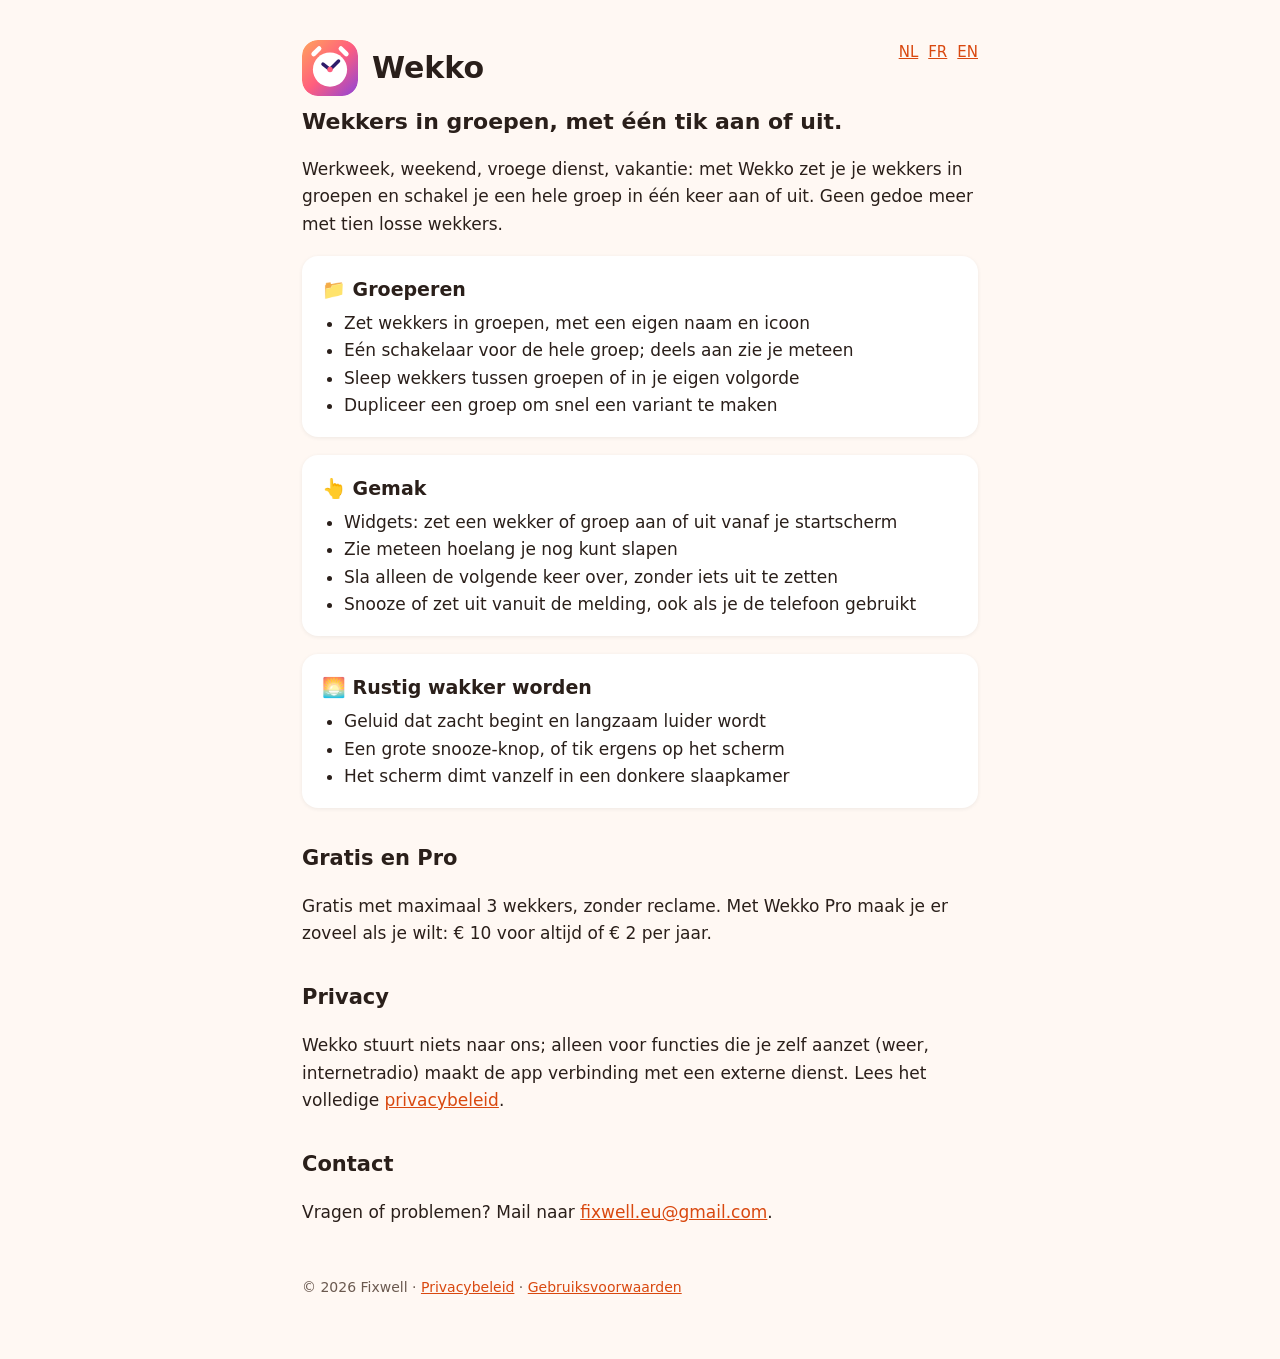
<file: index.html>
<!DOCTYPE html>
<html lang="nl"><head><meta charset="utf-8"><meta name="viewport" content="width=device-width,initial-scale=1">
<title>Wekko – wekkers in groepen, met één tik aan of uit</title>
<meta name="description" content="Wekko is een Android-wekker die draait om gemak: zet je wekkers in groepen en zet een hele groep met één tik aan of uit.">
<link rel="icon" href="icon.svg" type="image/svg+xml"><link rel="stylesheet" href="style.css"></head><body><main>
<nav class="lang"><a href="index.html">NL</a><a href="fr/">FR</a><a href="en/">EN</a></nav>
<header><img class="logo" src="icon.svg" alt=""><h1>Wekko</h1></header>
<p class="tagline">Wekkers in groepen, met één tik aan of uit.</p>
<p>Werkweek, weekend, vroege dienst, vakantie: met Wekko zet je je wekkers in groepen en schakel je een hele groep in één keer aan of uit. Geen gedoe meer met tien losse wekkers.</p>

<div class="card">
<h2>📁 Groeperen</h2>
<ul>
<li>Zet wekkers in groepen, met een eigen naam en icoon</li>
<li>Eén schakelaar voor de hele groep; deels aan zie je meteen</li>
<li>Sleep wekkers tussen groepen of in je eigen volgorde</li>
<li>Dupliceer een groep om snel een variant te maken</li>
</ul>
</div>

<div class="card">
<h2>👆 Gemak</h2>
<ul>
<li>Widgets: zet een wekker of groep aan of uit vanaf je startscherm</li>
<li>Zie meteen hoelang je nog kunt slapen</li>
<li>Sla alleen de volgende keer over, zonder iets uit te zetten</li>
<li>Snooze of zet uit vanuit de melding, ook als je de telefoon gebruikt</li>
</ul>
</div>

<div class="card">
<h2>🌅 Rustig wakker worden</h2>
<ul>
<li>Geluid dat zacht begint en langzaam luider wordt</li>
<li>Een grote snooze-knop, of tik ergens op het scherm</li>
<li>Het scherm dimt vanzelf in een donkere slaapkamer</li>
</ul>
</div>

<h2>Gratis en Pro</h2>
<p>Gratis met maximaal 3 wekkers, zonder reclame. Met Wekko Pro maak je er zoveel als je wilt: € 10 voor altijd of € 2 per jaar.</p>

<h2>Privacy</h2>
<p>Wekko stuurt niets naar ons; alleen voor functies die je zelf aanzet (weer, internetradio) maakt de app verbinding met een externe dienst. Lees het volledige <a href="privacy.html">privacybeleid</a>.</p>

<h2>Contact</h2>
<p>Vragen of problemen? Mail naar <a href="mailto:fixwell.eu@gmail.com">fixwell.eu@gmail.com</a>.</p>

<footer>© 2026 Fixwell · <a href="privacy.html">Privacybeleid</a> · <a href="voorwaarden.html">Gebruiksvoorwaarden</a></footer>
</main></body></html>
</file>
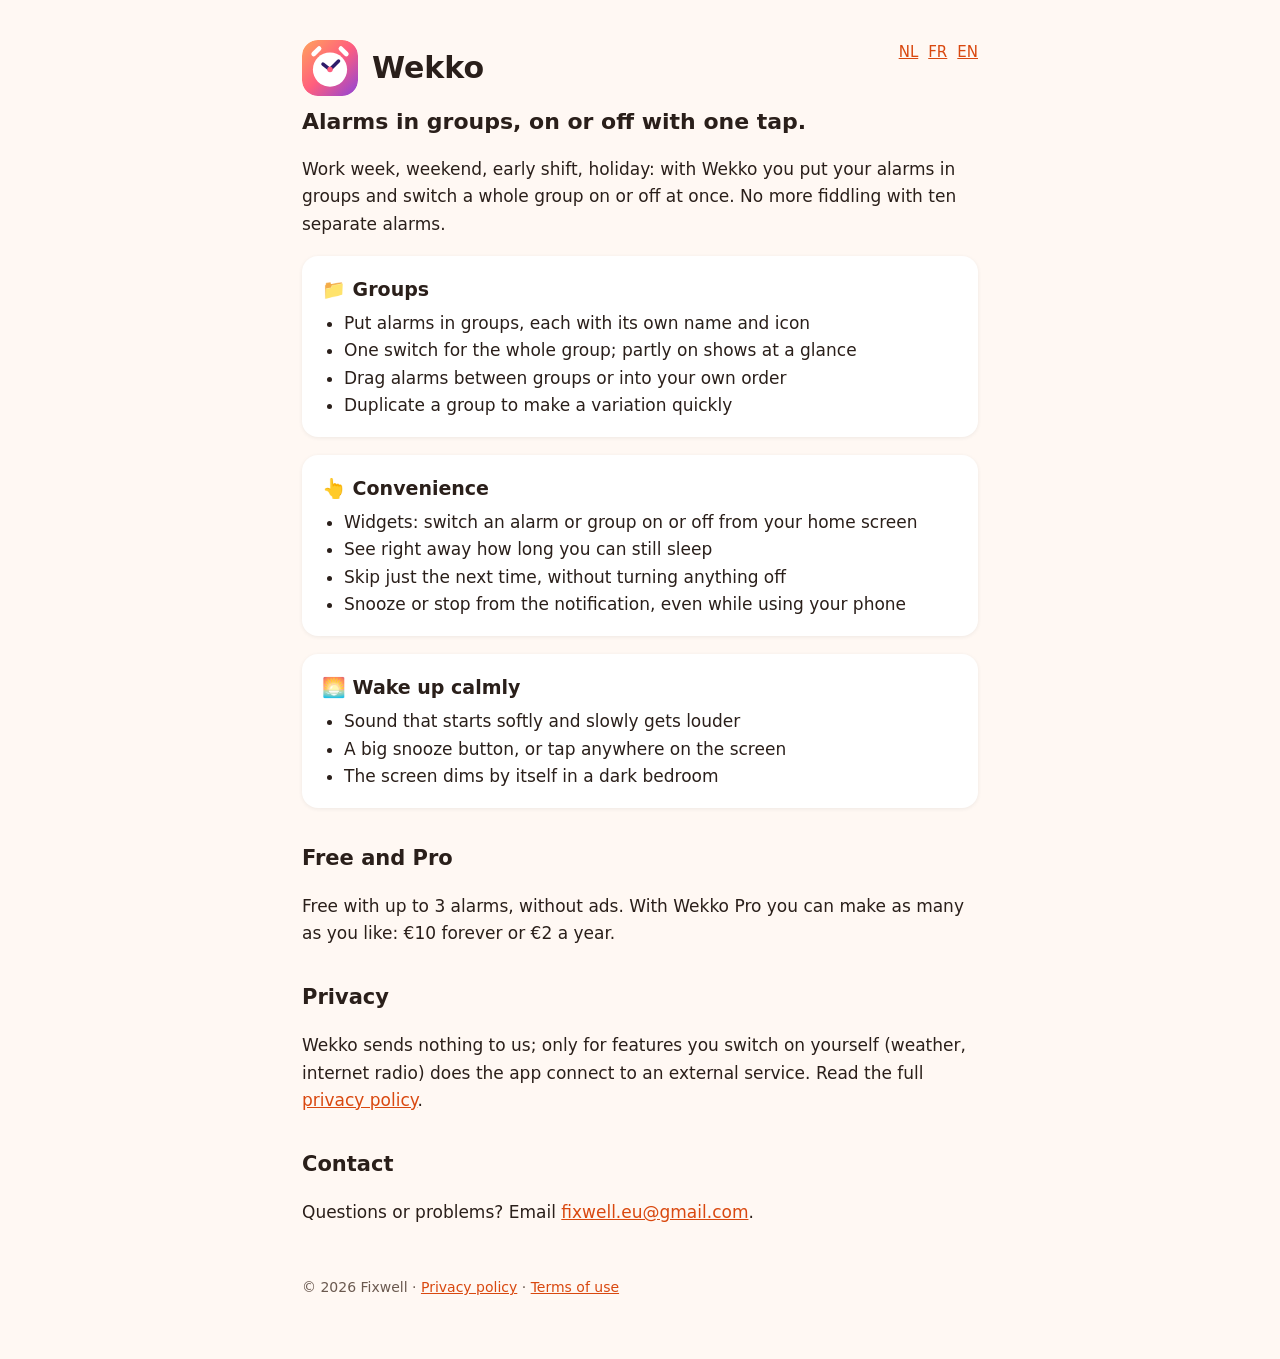
<file: en/index.html>
<!DOCTYPE html>
<html lang="en"><head><meta charset="utf-8"><meta name="viewport" content="width=device-width,initial-scale=1">
<title>Wekko – alarms in groups, on or off with one tap</title>
<meta name="description" content="Wekko is an Android alarm clock built for convenience: put your alarms in groups and switch a whole group on or off with one tap.">
<link rel="icon" href="../icon.svg" type="image/svg+xml"><link rel="stylesheet" href="../style.css"></head><body><main>
<nav class="lang"><a href="../">NL</a><a href="../fr/">FR</a><a href="./">EN</a></nav>
<header><img class="logo" src="../icon.svg" alt=""><h1>Wekko</h1></header>
<p class="tagline">Alarms in groups, on or off with one tap.</p>
<p>Work week, weekend, early shift, holiday: with Wekko you put your alarms in groups and switch a whole group on or off at once. No more fiddling with ten separate alarms.</p>

<div class="card">
<h2>📁 Groups</h2>
<ul>
<li>Put alarms in groups, each with its own name and icon</li>
<li>One switch for the whole group; partly on shows at a glance</li>
<li>Drag alarms between groups or into your own order</li>
<li>Duplicate a group to make a variation quickly</li>
</ul>
</div>

<div class="card">
<h2>👆 Convenience</h2>
<ul>
<li>Widgets: switch an alarm or group on or off from your home screen</li>
<li>See right away how long you can still sleep</li>
<li>Skip just the next time, without turning anything off</li>
<li>Snooze or stop from the notification, even while using your phone</li>
</ul>
</div>

<div class="card">
<h2>🌅 Wake up calmly</h2>
<ul>
<li>Sound that starts softly and slowly gets louder</li>
<li>A big snooze button, or tap anywhere on the screen</li>
<li>The screen dims by itself in a dark bedroom</li>
</ul>
</div>

<h2>Free and Pro</h2>
<p>Free with up to 3 alarms, without ads. With Wekko Pro you can make as many as you like: €10 forever or €2 a year.</p>

<h2>Privacy</h2>
<p>Wekko sends nothing to us; only for features you switch on yourself (weather, internet radio) does the app connect to an external service. Read the full <a href="privacy.html">privacy policy</a>.</p>

<h2>Contact</h2>
<p>Questions or problems? Email <a href="mailto:fixwell.eu@gmail.com">fixwell.eu@gmail.com</a>.</p>

<footer>© 2026 Fixwell · <a href="privacy.html">Privacy policy</a> · <a href="voorwaarden.html">Terms of use</a></footer>
</main></body></html>
</file>
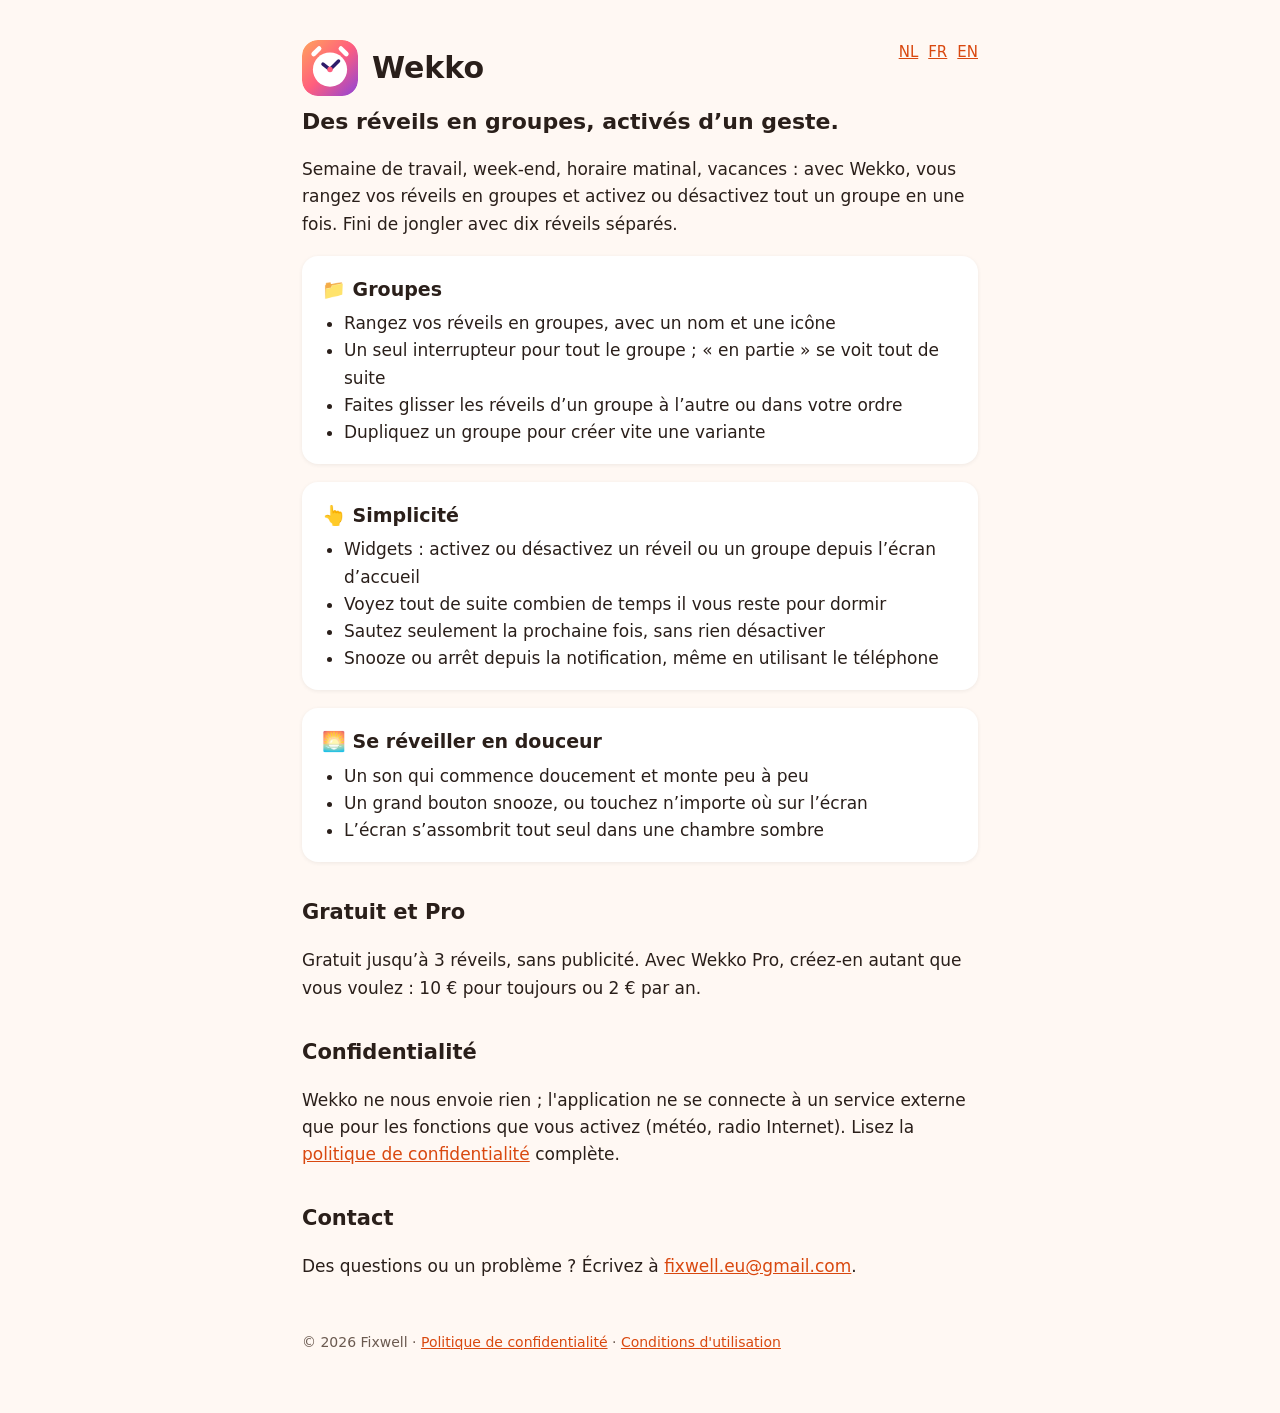
<file: fr/index.html>
<!DOCTYPE html>
<html lang="fr"><head><meta charset="utf-8"><meta name="viewport" content="width=device-width,initial-scale=1">
<title>Wekko – des réveils en groupes, activés d’un geste</title>
<meta name="description" content="Wekko est un réveil Android pensé pour la simplicité : rangez vos réveils en groupes et activez ou désactivez tout un groupe d’un geste.">
<link rel="icon" href="../icon.svg" type="image/svg+xml"><link rel="stylesheet" href="../style.css"></head><body><main>
<nav class="lang"><a href="../">NL</a><a href="./">FR</a><a href="../en/">EN</a></nav>
<header><img class="logo" src="../icon.svg" alt=""><h1>Wekko</h1></header>
<p class="tagline">Des réveils en groupes, activés d’un geste.</p>
<p>Semaine de travail, week-end, horaire matinal, vacances : avec Wekko, vous rangez vos réveils en groupes et activez ou désactivez tout un groupe en une fois. Fini de jongler avec dix réveils séparés.</p>

<div class="card">
<h2>📁 Groupes</h2>
<ul>
<li>Rangez vos réveils en groupes, avec un nom et une icône</li>
<li>Un seul interrupteur pour tout le groupe ; « en partie » se voit tout de suite</li>
<li>Faites glisser les réveils d’un groupe à l’autre ou dans votre ordre</li>
<li>Dupliquez un groupe pour créer vite une variante</li>
</ul>
</div>

<div class="card">
<h2>👆 Simplicité</h2>
<ul>
<li>Widgets : activez ou désactivez un réveil ou un groupe depuis l’écran d’accueil</li>
<li>Voyez tout de suite combien de temps il vous reste pour dormir</li>
<li>Sautez seulement la prochaine fois, sans rien désactiver</li>
<li>Snooze ou arrêt depuis la notification, même en utilisant le téléphone</li>
</ul>
</div>

<div class="card">
<h2>🌅 Se réveiller en douceur</h2>
<ul>
<li>Un son qui commence doucement et monte peu à peu</li>
<li>Un grand bouton snooze, ou touchez n’importe où sur l’écran</li>
<li>L’écran s’assombrit tout seul dans une chambre sombre</li>
</ul>
</div>

<h2>Gratuit et Pro</h2>
<p>Gratuit jusqu’à 3 réveils, sans publicité. Avec Wekko Pro, créez-en autant que vous voulez : 10 € pour toujours ou 2 € par an.</p>

<h2>Confidentialité</h2>
<p>Wekko ne nous envoie rien ; l'application ne se connecte à un service externe que pour les fonctions que vous activez (météo, radio Internet). Lisez la <a href="privacy.html">politique de confidentialité</a> complète.</p>

<h2>Contact</h2>
<p>Des questions ou un problème ? Écrivez à <a href="mailto:fixwell.eu@gmail.com">fixwell.eu@gmail.com</a>.</p>

<footer>© 2026 Fixwell · <a href="privacy.html">Politique de confidentialité</a> · <a href="voorwaarden.html">Conditions d'utilisation</a></footer>
</main></body></html>
</file>
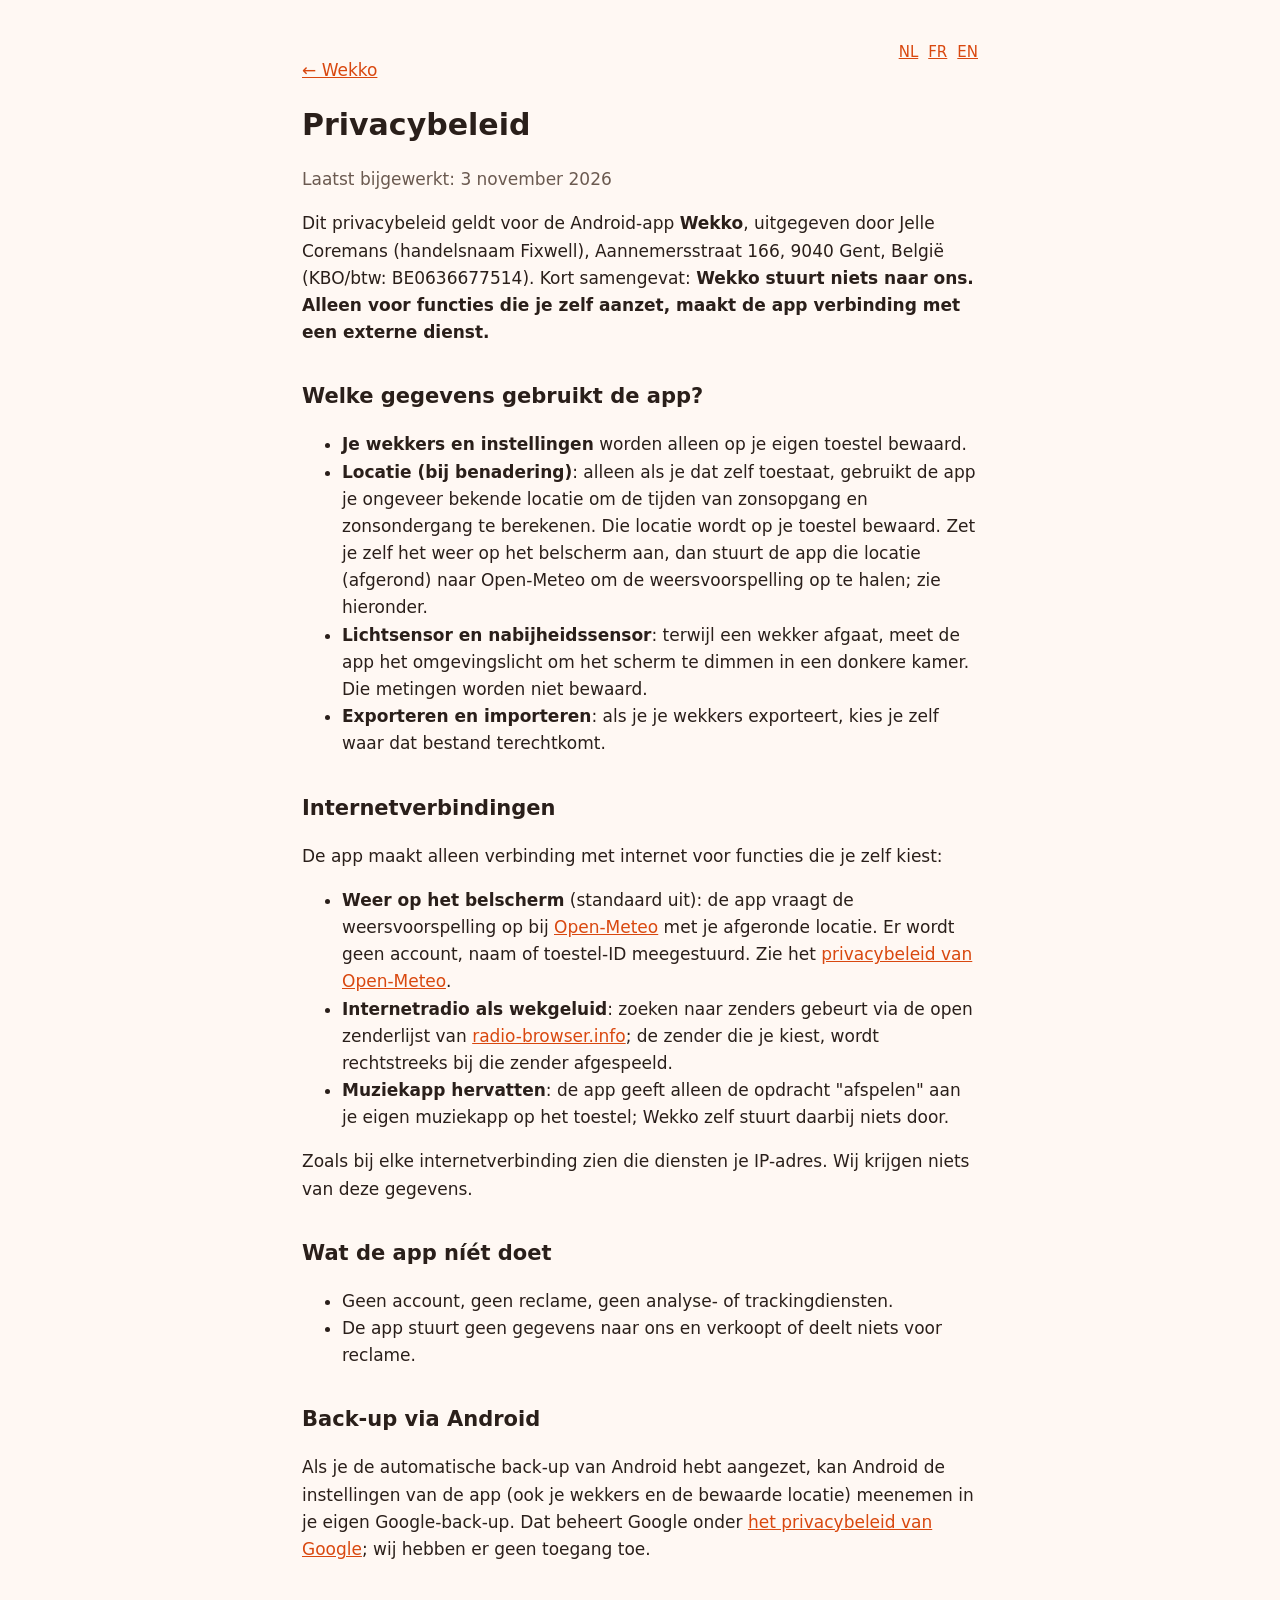
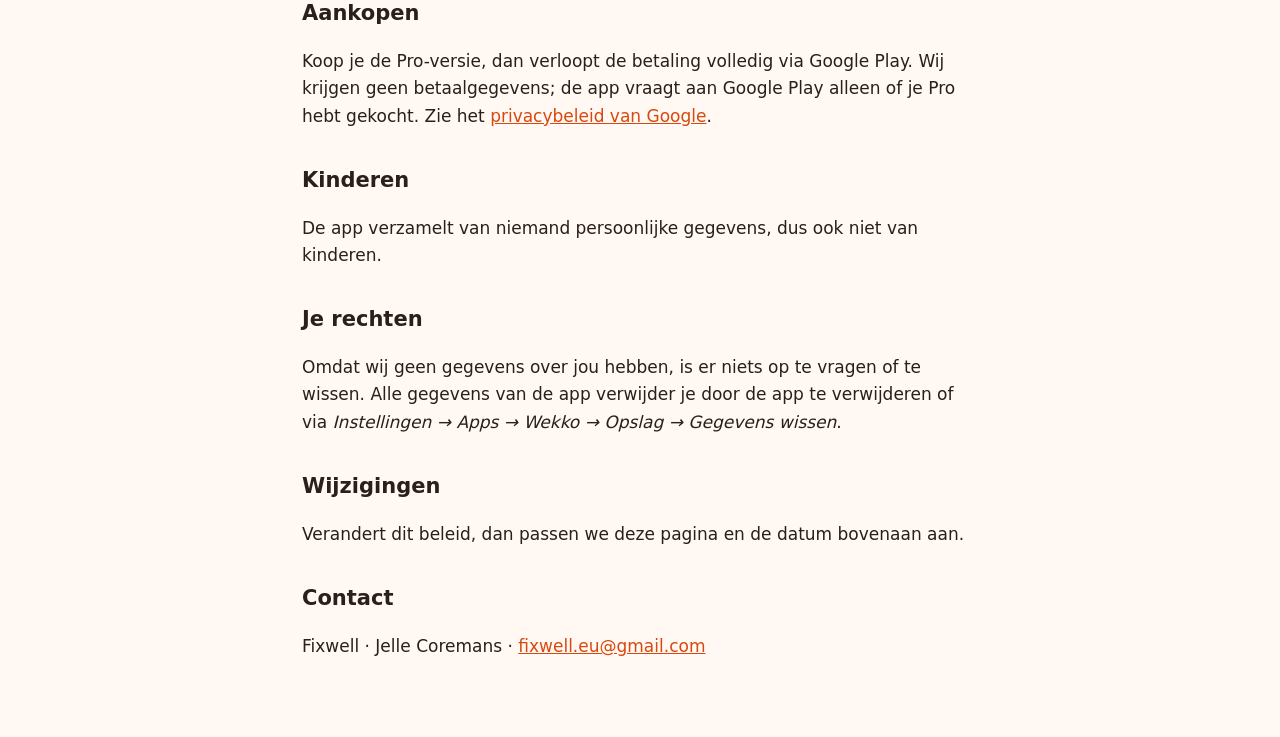
<file: privacy.html>
<!DOCTYPE html>
<html lang="nl"><head><meta charset="utf-8"><meta name="viewport" content="width=device-width,initial-scale=1">
<title>Privacybeleid – Wekko</title>
<link rel="icon" href="icon.svg" type="image/svg+xml"><link rel="stylesheet" href="style.css"></head><body><main>
<nav class="lang"><a href="privacy.html">NL</a><a href="fr/privacy.html">FR</a><a href="en/privacy.html">EN</a></nav>
<p><a href="./">← Wekko</a></p>
<h1>Privacybeleid</h1>
<p class="muted">Laatst bijgewerkt: 3 november 2026</p>

<p>Dit privacybeleid geldt voor de Android-app <b>Wekko</b>, uitgegeven door Jelle Coremans (handelsnaam Fixwell), Aannemersstraat 166, 9040 Gent, België (KBO/btw: BE0636677514). Kort samengevat: <b>Wekko stuurt niets naar ons. Alleen voor functies die je zelf aanzet, maakt de app verbinding met een externe dienst.</b></p>

<h2>Welke gegevens gebruikt de app?</h2>
<ul>
<li><b>Je wekkers en instellingen</b> worden alleen op je eigen toestel bewaard.</li>
<li><b>Locatie (bij benadering)</b>: alleen als je dat zelf toestaat, gebruikt de app je ongeveer bekende locatie om de tijden van zonsopgang en zonsondergang te berekenen. Die locatie wordt op je toestel bewaard. Zet je zelf het weer op het belscherm aan, dan stuurt de app die locatie (afgerond) naar Open-Meteo om de weersvoorspelling op te halen; zie hieronder.</li>
<li><b>Lichtsensor en nabijheidssensor</b>: terwijl een wekker afgaat, meet de app het omgevingslicht om het scherm te dimmen in een donkere kamer. Die metingen worden niet bewaard.</li>
<li><b>Exporteren en importeren</b>: als je je wekkers exporteert, kies je zelf waar dat bestand terechtkomt.</li>
</ul>

<h2>Internetverbindingen</h2>
<p>De app maakt alleen verbinding met internet voor functies die je zelf kiest:</p>
<ul>
<li><b>Weer op het belscherm</b> (standaard uit): de app vraagt de weersvoorspelling op bij <a href="https://open-meteo.com/">Open-Meteo</a> met je afgeronde locatie. Er wordt geen account, naam of toestel-ID meegestuurd. Zie het <a href="https://open-meteo.com/en/terms#privacy">privacybeleid van Open-Meteo</a>.</li>
<li><b>Internetradio als wekgeluid</b>: zoeken naar zenders gebeurt via de open zenderlijst van <a href="https://www.radio-browser.info/">radio-browser.info</a>; de zender die je kiest, wordt rechtstreeks bij die zender afgespeeld.</li>
<li><b>Muziekapp hervatten</b>: de app geeft alleen de opdracht "afspelen" aan je eigen muziekapp op het toestel; Wekko zelf stuurt daarbij niets door.</li>
</ul>
<p>Zoals bij elke internetverbinding zien die diensten je IP-adres. Wij krijgen niets van deze gegevens.</p>

<h2>Wat de app níét doet</h2>
<ul>
<li>Geen account, geen reclame, geen analyse- of trackingdiensten.</li>
<li>De app stuurt geen gegevens naar ons en verkoopt of deelt niets voor reclame.</li>
</ul>

<h2>Back-up via Android</h2>
<p>Als je de automatische back-up van Android hebt aangezet, kan Android de instellingen van de app (ook je wekkers en de bewaarde locatie) meenemen in je eigen Google-back-up. Dat beheert Google onder <a href="https://policies.google.com/privacy">het privacybeleid van Google</a>; wij hebben er geen toegang toe.</p>

<h2>Aankopen</h2>
<p>Koop je de Pro-versie, dan verloopt de betaling volledig via Google Play. Wij krijgen geen betaalgegevens; de app vraagt aan Google Play alleen of je Pro hebt gekocht. Zie het <a href="https://policies.google.com/privacy">privacybeleid van Google</a>.</p>

<h2>Kinderen</h2>
<p>De app verzamelt van niemand persoonlijke gegevens, dus ook niet van kinderen.</p>

<h2>Je rechten</h2>
<p>Omdat wij geen gegevens over jou hebben, is er niets op te vragen of te wissen. Alle gegevens van de app verwijder je door de app te verwijderen of via <i>Instellingen → Apps → Wekko → Opslag → Gegevens wissen</i>.</p>

<h2>Wijzigingen</h2>
<p>Verandert dit beleid, dan passen we deze pagina en de datum bovenaan aan.</p>

<h2>Contact</h2>
<p>Fixwell · Jelle Coremans · <a href="mailto:fixwell.eu@gmail.com">fixwell.eu@gmail.com</a></p>
</main></body></html>
</file>
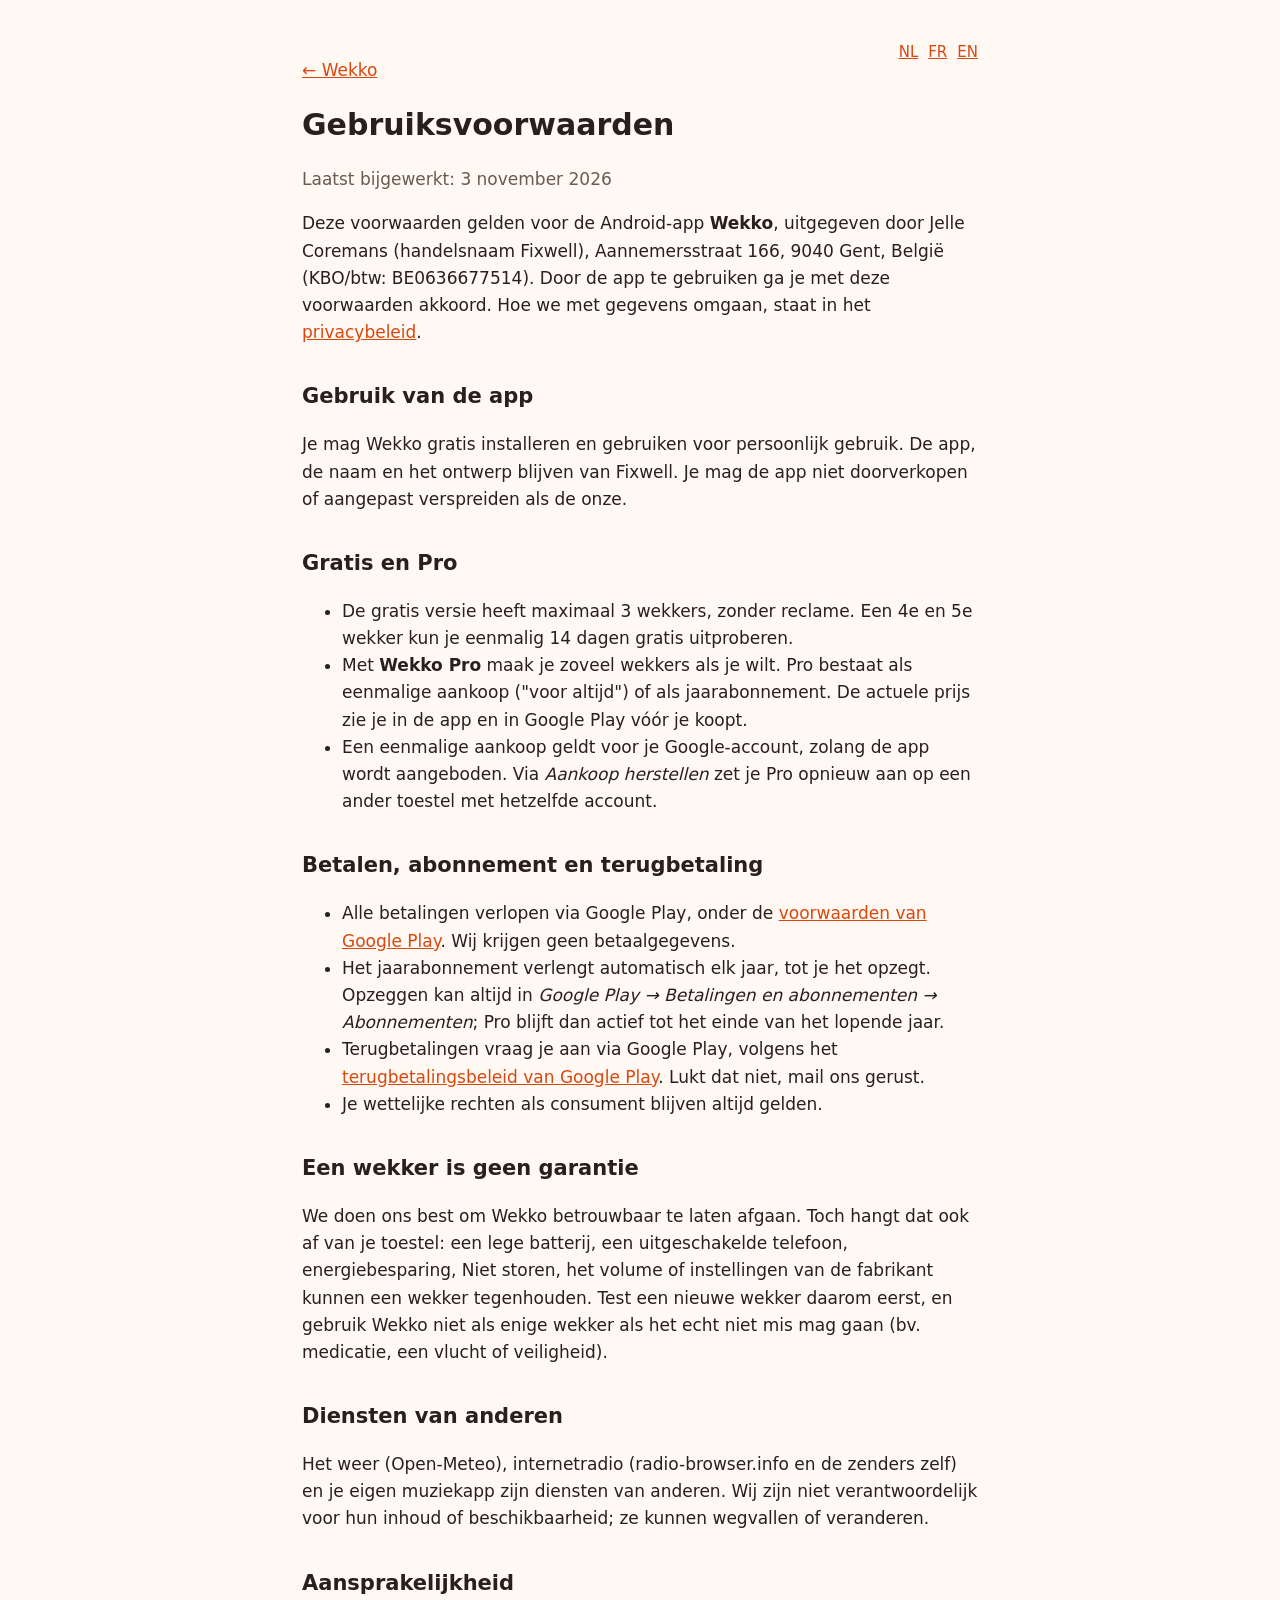
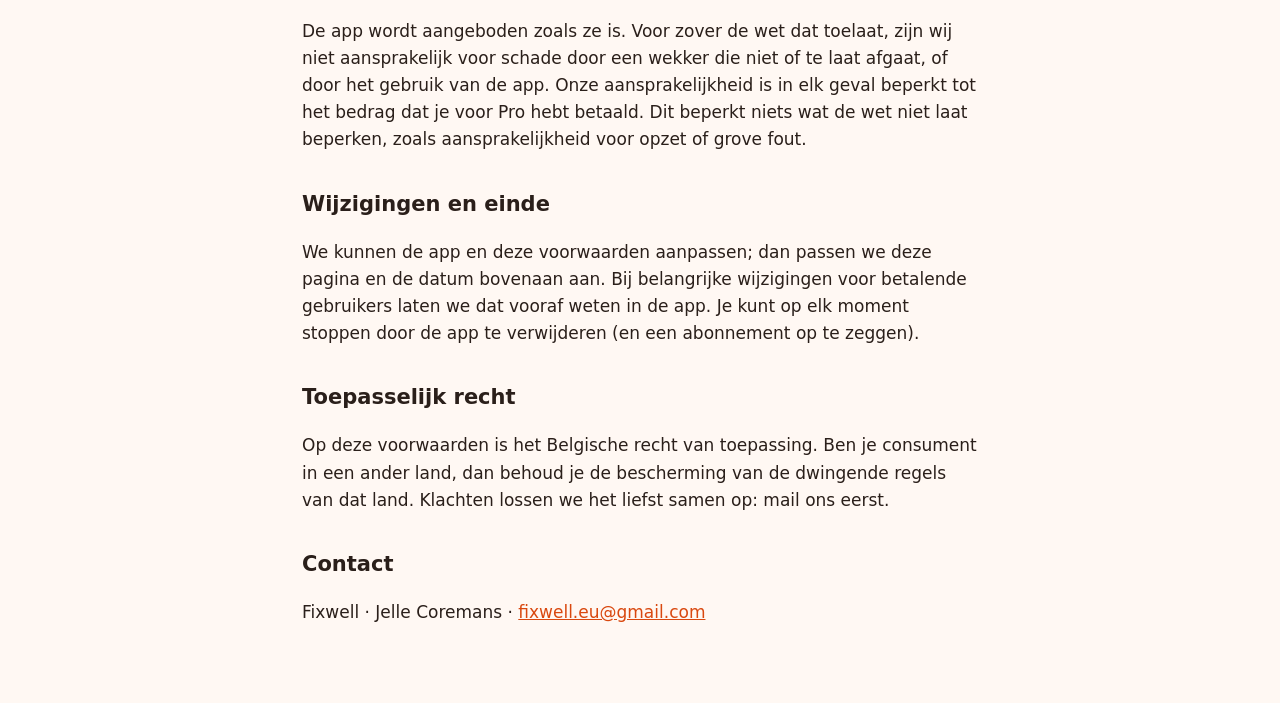
<file: voorwaarden.html>
<!DOCTYPE html>
<html lang="nl"><head><meta charset="utf-8"><meta name="viewport" content="width=device-width,initial-scale=1">
<title>Gebruiksvoorwaarden – Wekko</title>
<link rel="icon" href="icon.svg" type="image/svg+xml"><link rel="stylesheet" href="style.css"></head><body><main>
<nav class="lang"><a href="voorwaarden.html">NL</a><a href="fr/voorwaarden.html">FR</a><a href="en/voorwaarden.html">EN</a></nav>
<p><a href="./">← Wekko</a></p>
<h1>Gebruiksvoorwaarden</h1>
<p class="muted">Laatst bijgewerkt: 3 november 2026</p>

<p>Deze voorwaarden gelden voor de Android-app <b>Wekko</b>, uitgegeven door Jelle Coremans (handelsnaam Fixwell), Aannemersstraat 166, 9040 Gent, België (KBO/btw: BE0636677514). Door de app te gebruiken ga je met deze voorwaarden akkoord. Hoe we met gegevens omgaan, staat in het <a href="privacy.html">privacybeleid</a>.</p>

<h2>Gebruik van de app</h2>
<p>Je mag Wekko gratis installeren en gebruiken voor persoonlijk gebruik. De app, de naam en het ontwerp blijven van Fixwell. Je mag de app niet doorverkopen of aangepast verspreiden als de onze.</p>

<h2>Gratis en Pro</h2>
<ul>
<li>De gratis versie heeft maximaal 3 wekkers, zonder reclame. Een 4e en 5e wekker kun je eenmalig 14 dagen gratis uitproberen.</li>
<li>Met <b>Wekko Pro</b> maak je zoveel wekkers als je wilt. Pro bestaat als eenmalige aankoop ("voor altijd") of als jaarabonnement. De actuele prijs zie je in de app en in Google Play vóór je koopt.</li>
<li>Een eenmalige aankoop geldt voor je Google-account, zolang de app wordt aangeboden. Via <i>Aankoop herstellen</i> zet je Pro opnieuw aan op een ander toestel met hetzelfde account.</li>
</ul>

<h2>Betalen, abonnement en terugbetaling</h2>
<ul>
<li>Alle betalingen verlopen via Google Play, onder de <a href="https://play.google.com/about/play-terms/">voorwaarden van Google Play</a>. Wij krijgen geen betaalgegevens.</li>
<li>Het jaarabonnement verlengt automatisch elk jaar, tot je het opzegt. Opzeggen kan altijd in <i>Google Play → Betalingen en abonnementen → Abonnementen</i>; Pro blijft dan actief tot het einde van het lopende jaar.</li>
<li>Terugbetalingen vraag je aan via Google Play, volgens het <a href="https://support.google.com/googleplay/answer/2479637">terugbetalingsbeleid van Google Play</a>. Lukt dat niet, mail ons gerust.</li>
<li>Je wettelijke rechten als consument blijven altijd gelden.</li>
</ul>

<h2>Een wekker is geen garantie</h2>
<p>We doen ons best om Wekko betrouwbaar te laten afgaan. Toch hangt dat ook af van je toestel: een lege batterij, een uitgeschakelde telefoon, energiebesparing, Niet storen, het volume of instellingen van de fabrikant kunnen een wekker tegenhouden. Test een nieuwe wekker daarom eerst, en gebruik Wekko niet als enige wekker als het echt niet mis mag gaan (bv. medicatie, een vlucht of veiligheid).</p>

<h2>Diensten van anderen</h2>
<p>Het weer (Open-Meteo), internetradio (radio-browser.info en de zenders zelf) en je eigen muziekapp zijn diensten van anderen. Wij zijn niet verantwoordelijk voor hun inhoud of beschikbaarheid; ze kunnen wegvallen of veranderen.</p>

<h2>Aansprakelijkheid</h2>
<p>De app wordt aangeboden zoals ze is. Voor zover de wet dat toelaat, zijn wij niet aansprakelijk voor schade door een wekker die niet of te laat afgaat, of door het gebruik van de app. Onze aansprakelijkheid is in elk geval beperkt tot het bedrag dat je voor Pro hebt betaald. Dit beperkt niets wat de wet niet laat beperken, zoals aansprakelijkheid voor opzet of grove fout.</p>

<h2>Wijzigingen en einde</h2>
<p>We kunnen de app en deze voorwaarden aanpassen; dan passen we deze pagina en de datum bovenaan aan. Bij belangrijke wijzigingen voor betalende gebruikers laten we dat vooraf weten in de app. Je kunt op elk moment stoppen door de app te verwijderen (en een abonnement op te zeggen).</p>

<h2>Toepasselijk recht</h2>
<p>Op deze voorwaarden is het Belgische recht van toepassing. Ben je consument in een ander land, dan behoud je de bescherming van de dwingende regels van dat land. Klachten lossen we het liefst samen op: mail ons eerst.</p>

<h2>Contact</h2>
<p>Fixwell · Jelle Coremans · <a href="mailto:fixwell.eu@gmail.com">fixwell.eu@gmail.com</a></p>
</main></body></html>
</file>
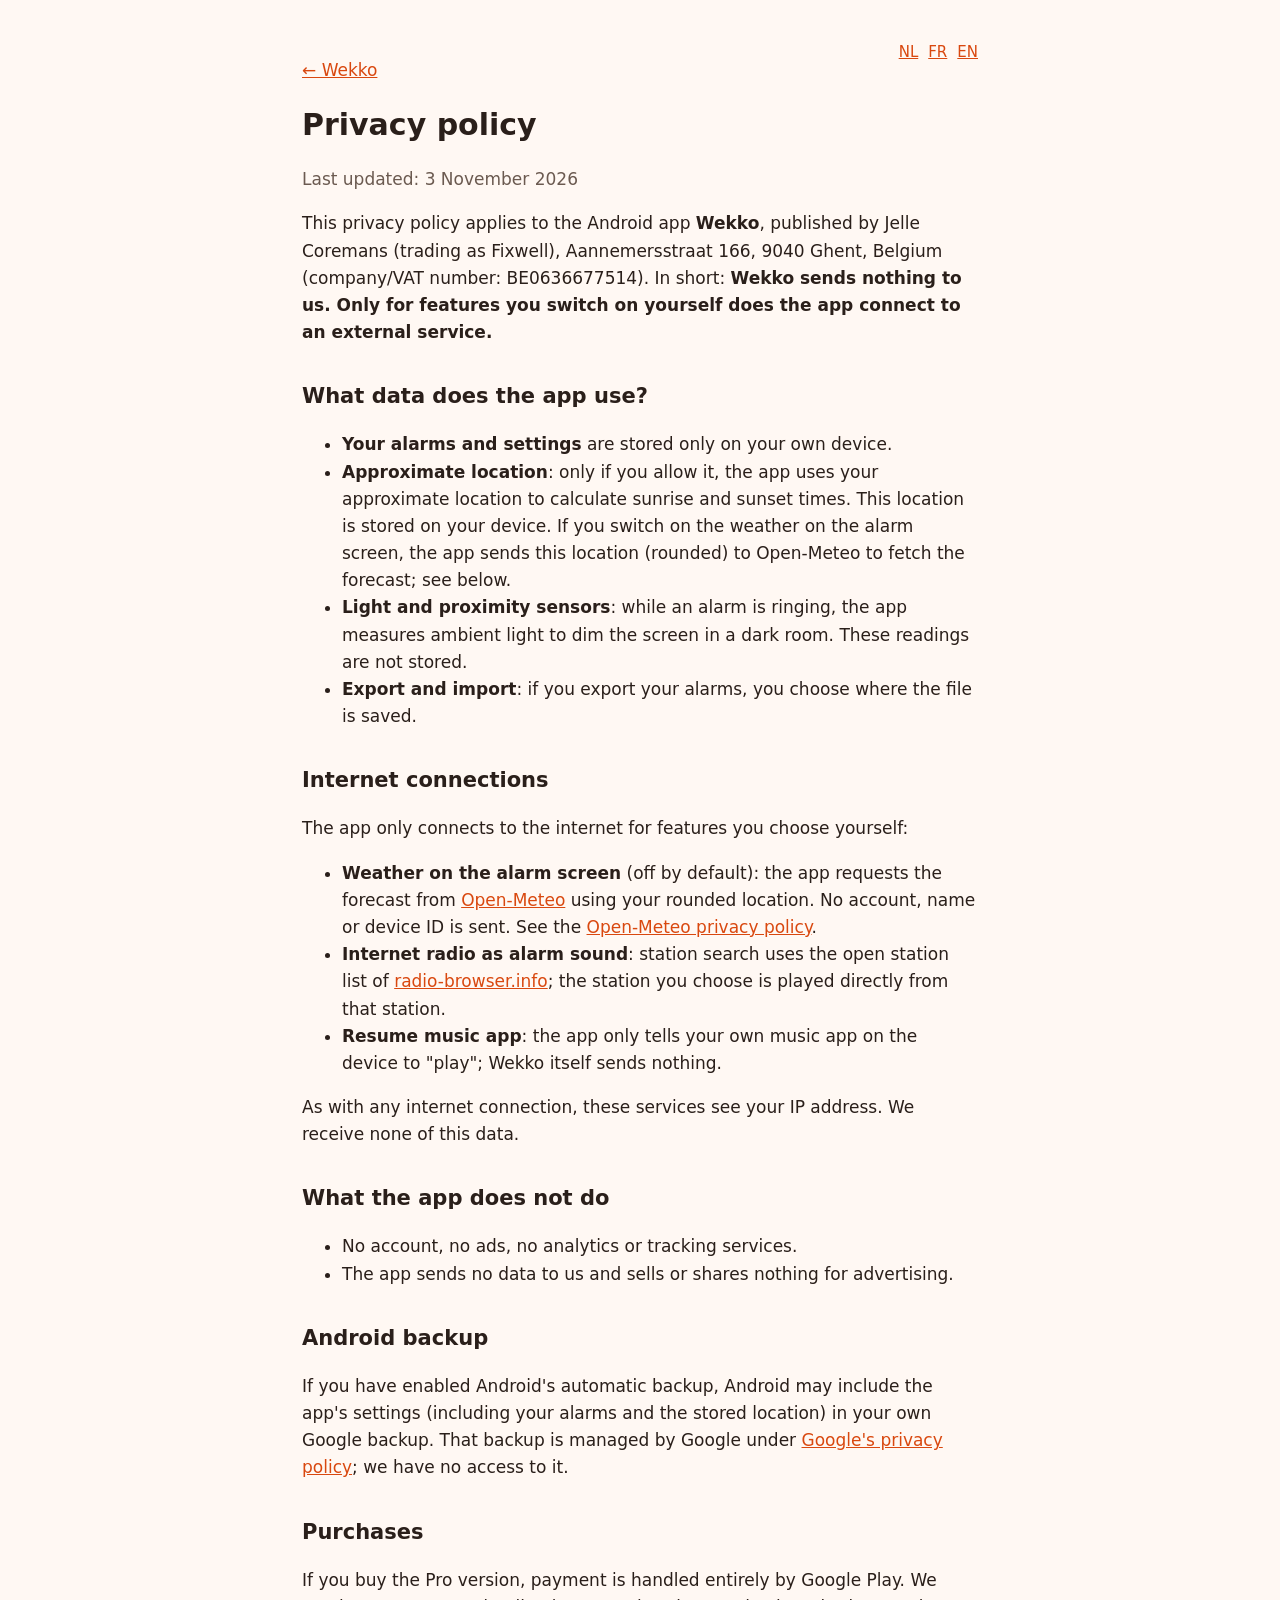
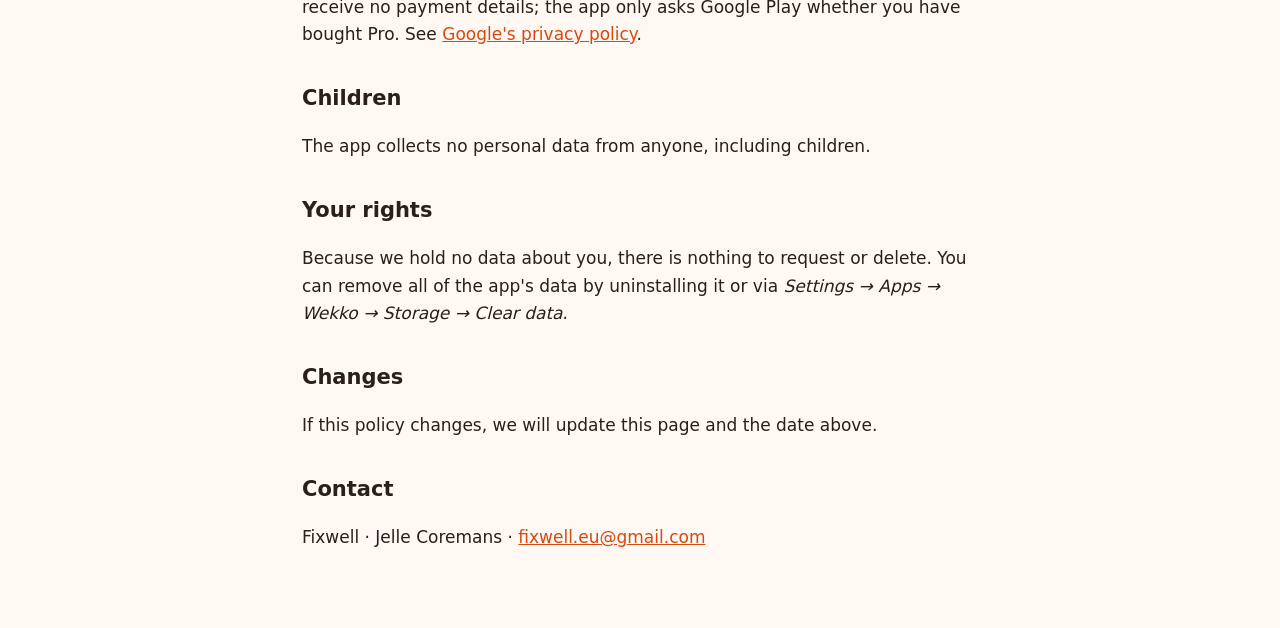
<file: en/privacy.html>
<!DOCTYPE html>
<html lang="en"><head><meta charset="utf-8"><meta name="viewport" content="width=device-width,initial-scale=1">
<title>Privacy policy – Wekko</title>
<link rel="icon" href="../icon.svg" type="image/svg+xml"><link rel="stylesheet" href="../style.css"></head><body><main>
<nav class="lang"><a href="../privacy.html">NL</a><a href="../fr/privacy.html">FR</a><a href="privacy.html">EN</a></nav>
<p><a href="./">← Wekko</a></p>
<h1>Privacy policy</h1>
<p class="muted">Last updated: 3 November 2026</p>

<p>This privacy policy applies to the Android app <b>Wekko</b>, published by Jelle Coremans (trading as Fixwell), Aannemersstraat 166, 9040 Ghent, Belgium (company/VAT number: BE0636677514). In short: <b>Wekko sends nothing to us. Only for features you switch on yourself does the app connect to an external service.</b></p>

<h2>What data does the app use?</h2>
<ul>
<li><b>Your alarms and settings</b> are stored only on your own device.</li>
<li><b>Approximate location</b>: only if you allow it, the app uses your approximate location to calculate sunrise and sunset times. This location is stored on your device. If you switch on the weather on the alarm screen, the app sends this location (rounded) to Open-Meteo to fetch the forecast; see below.</li>
<li><b>Light and proximity sensors</b>: while an alarm is ringing, the app measures ambient light to dim the screen in a dark room. These readings are not stored.</li>
<li><b>Export and import</b>: if you export your alarms, you choose where the file is saved.</li>
</ul>

<h2>Internet connections</h2>
<p>The app only connects to the internet for features you choose yourself:</p>
<ul>
<li><b>Weather on the alarm screen</b> (off by default): the app requests the forecast from <a href="https://open-meteo.com/">Open-Meteo</a> using your rounded location. No account, name or device ID is sent. See the <a href="https://open-meteo.com/en/terms#privacy">Open-Meteo privacy policy</a>.</li>
<li><b>Internet radio as alarm sound</b>: station search uses the open station list of <a href="https://www.radio-browser.info/">radio-browser.info</a>; the station you choose is played directly from that station.</li>
<li><b>Resume music app</b>: the app only tells your own music app on the device to "play"; Wekko itself sends nothing.</li>
</ul>
<p>As with any internet connection, these services see your IP address. We receive none of this data.</p>

<h2>What the app does not do</h2>
<ul>
<li>No account, no ads, no analytics or tracking services.</li>
<li>The app sends no data to us and sells or shares nothing for advertising.</li>
</ul>

<h2>Android backup</h2>
<p>If you have enabled Android's automatic backup, Android may include the app's settings (including your alarms and the stored location) in your own Google backup. That backup is managed by Google under <a href="https://policies.google.com/privacy">Google's privacy policy</a>; we have no access to it.</p>

<h2>Purchases</h2>
<p>If you buy the Pro version, payment is handled entirely by Google Play. We receive no payment details; the app only asks Google Play whether you have bought Pro. See <a href="https://policies.google.com/privacy">Google's privacy policy</a>.</p>

<h2>Children</h2>
<p>The app collects no personal data from anyone, including children.</p>

<h2>Your rights</h2>
<p>Because we hold no data about you, there is nothing to request or delete. You can remove all of the app's data by uninstalling it or via <i>Settings → Apps → Wekko → Storage → Clear data</i>.</p>

<h2>Changes</h2>
<p>If this policy changes, we will update this page and the date above.</p>

<h2>Contact</h2>
<p>Fixwell · Jelle Coremans · <a href="mailto:fixwell.eu@gmail.com">fixwell.eu@gmail.com</a></p>
</main></body></html>
</file>
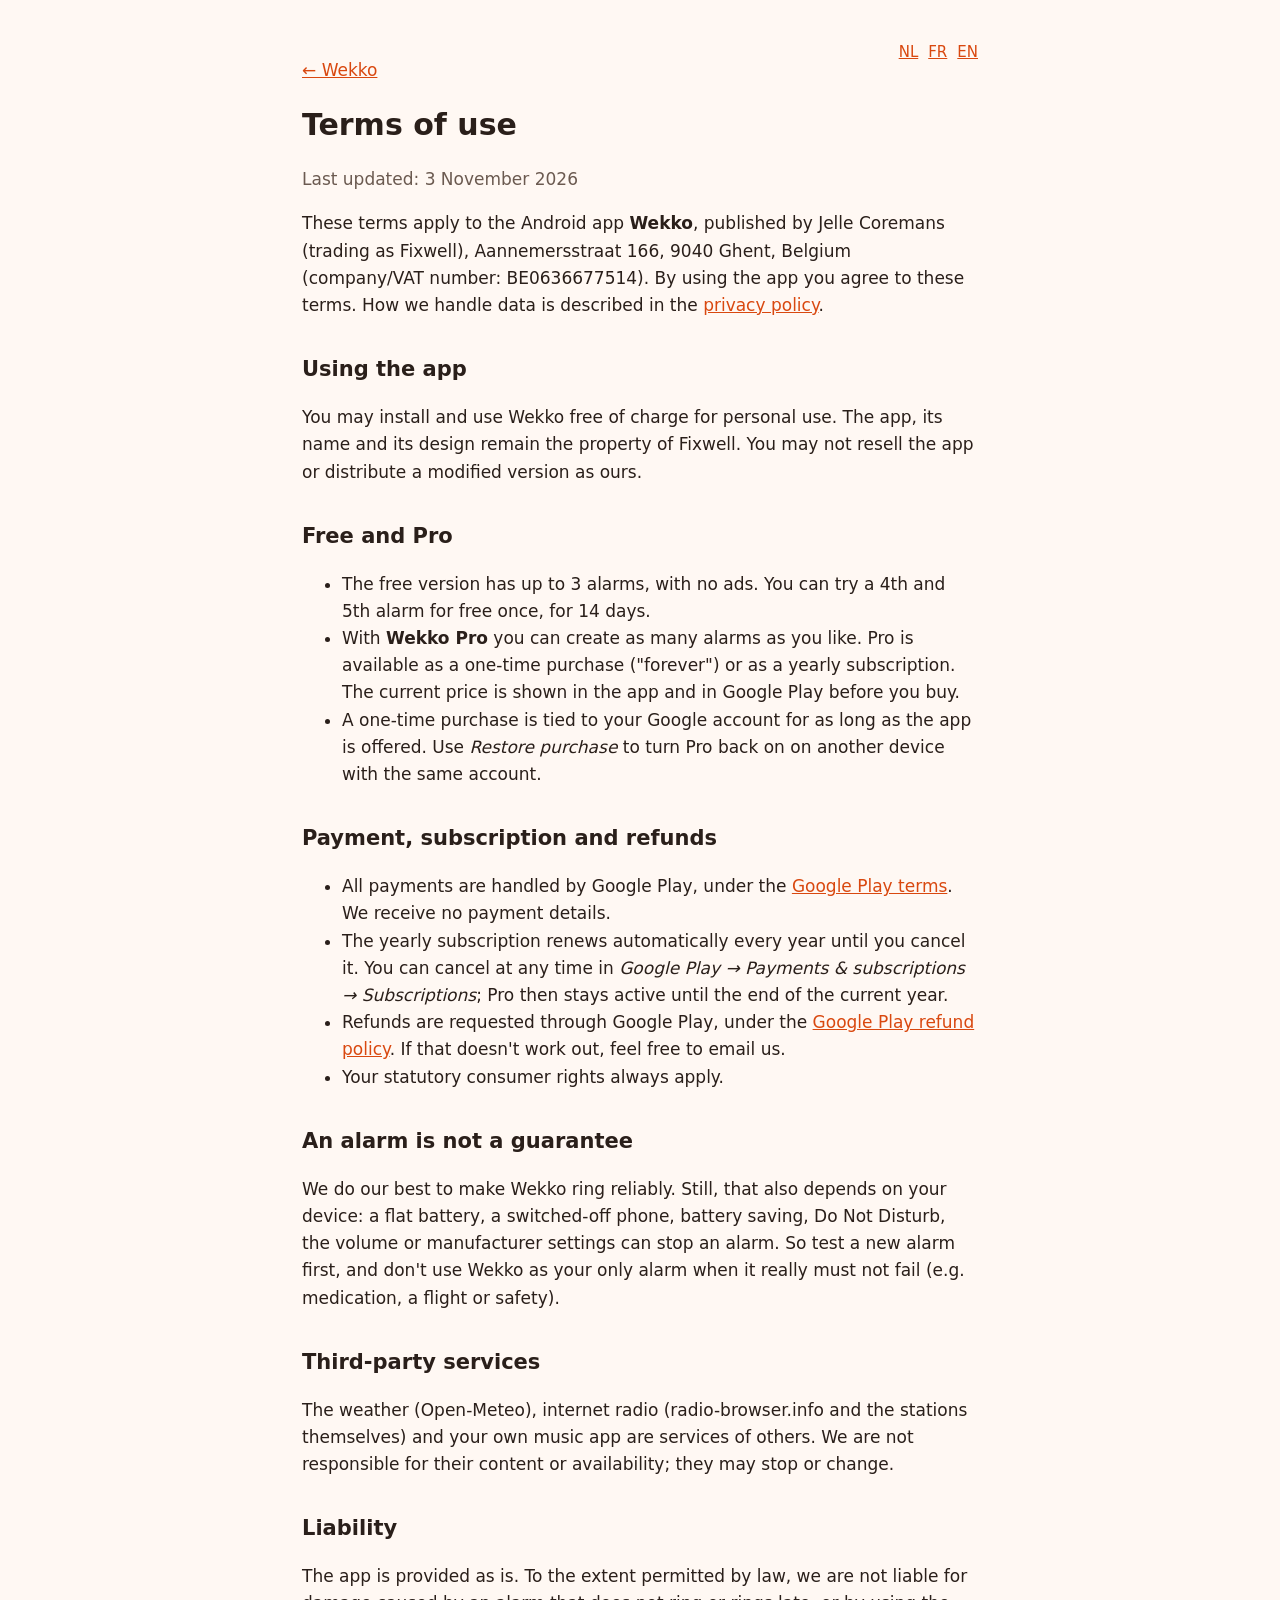
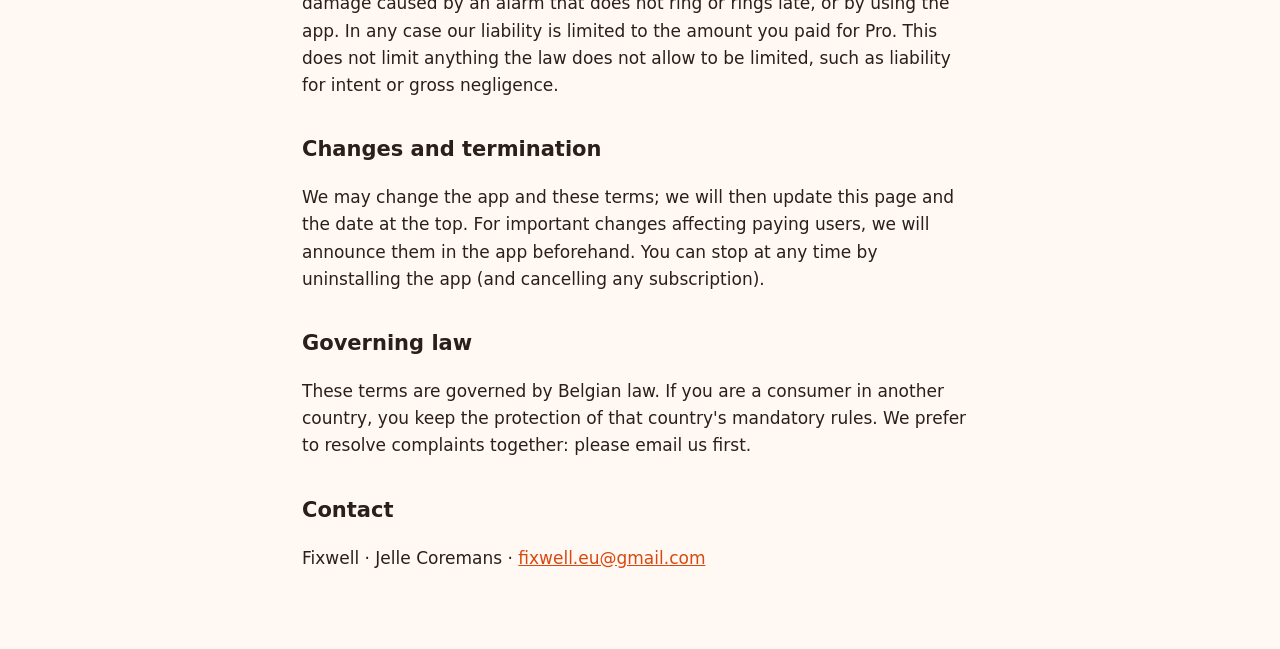
<file: en/voorwaarden.html>
<!DOCTYPE html>
<html lang="en"><head><meta charset="utf-8"><meta name="viewport" content="width=device-width,initial-scale=1">
<title>Terms of use – Wekko</title>
<link rel="icon" href="../icon.svg" type="image/svg+xml"><link rel="stylesheet" href="../style.css"></head><body><main>
<nav class="lang"><a href="../voorwaarden.html">NL</a><a href="../fr/voorwaarden.html">FR</a><a href="voorwaarden.html">EN</a></nav>
<p><a href="./">← Wekko</a></p>
<h1>Terms of use</h1>
<p class="muted">Last updated: 3 November 2026</p>

<p>These terms apply to the Android app <b>Wekko</b>, published by Jelle Coremans (trading as Fixwell), Aannemersstraat 166, 9040 Ghent, Belgium (company/VAT number: BE0636677514). By using the app you agree to these terms. How we handle data is described in the <a href="privacy.html">privacy policy</a>.</p>

<h2>Using the app</h2>
<p>You may install and use Wekko free of charge for personal use. The app, its name and its design remain the property of Fixwell. You may not resell the app or distribute a modified version as ours.</p>

<h2>Free and Pro</h2>
<ul>
<li>The free version has up to 3 alarms, with no ads. You can try a 4th and 5th alarm for free once, for 14 days.</li>
<li>With <b>Wekko Pro</b> you can create as many alarms as you like. Pro is available as a one-time purchase ("forever") or as a yearly subscription. The current price is shown in the app and in Google Play before you buy.</li>
<li>A one-time purchase is tied to your Google account for as long as the app is offered. Use <i>Restore purchase</i> to turn Pro back on on another device with the same account.</li>
</ul>

<h2>Payment, subscription and refunds</h2>
<ul>
<li>All payments are handled by Google Play, under the <a href="https://play.google.com/about/play-terms/">Google Play terms</a>. We receive no payment details.</li>
<li>The yearly subscription renews automatically every year until you cancel it. You can cancel at any time in <i>Google Play → Payments &amp; subscriptions → Subscriptions</i>; Pro then stays active until the end of the current year.</li>
<li>Refunds are requested through Google Play, under the <a href="https://support.google.com/googleplay/answer/2479637">Google Play refund policy</a>. If that doesn't work out, feel free to email us.</li>
<li>Your statutory consumer rights always apply.</li>
</ul>

<h2>An alarm is not a guarantee</h2>
<p>We do our best to make Wekko ring reliably. Still, that also depends on your device: a flat battery, a switched-off phone, battery saving, Do Not Disturb, the volume or manufacturer settings can stop an alarm. So test a new alarm first, and don't use Wekko as your only alarm when it really must not fail (e.g. medication, a flight or safety).</p>

<h2>Third-party services</h2>
<p>The weather (Open-Meteo), internet radio (radio-browser.info and the stations themselves) and your own music app are services of others. We are not responsible for their content or availability; they may stop or change.</p>

<h2>Liability</h2>
<p>The app is provided as is. To the extent permitted by law, we are not liable for damage caused by an alarm that does not ring or rings late, or by using the app. In any case our liability is limited to the amount you paid for Pro. This does not limit anything the law does not allow to be limited, such as liability for intent or gross negligence.</p>

<h2>Changes and termination</h2>
<p>We may change the app and these terms; we will then update this page and the date at the top. For important changes affecting paying users, we will announce them in the app beforehand. You can stop at any time by uninstalling the app (and cancelling any subscription).</p>

<h2>Governing law</h2>
<p>These terms are governed by Belgian law. If you are a consumer in another country, you keep the protection of that country's mandatory rules. We prefer to resolve complaints together: please email us first.</p>

<h2>Contact</h2>
<p>Fixwell · Jelle Coremans · <a href="mailto:fixwell.eu@gmail.com">fixwell.eu@gmail.com</a></p>
</main></body></html>
</file>
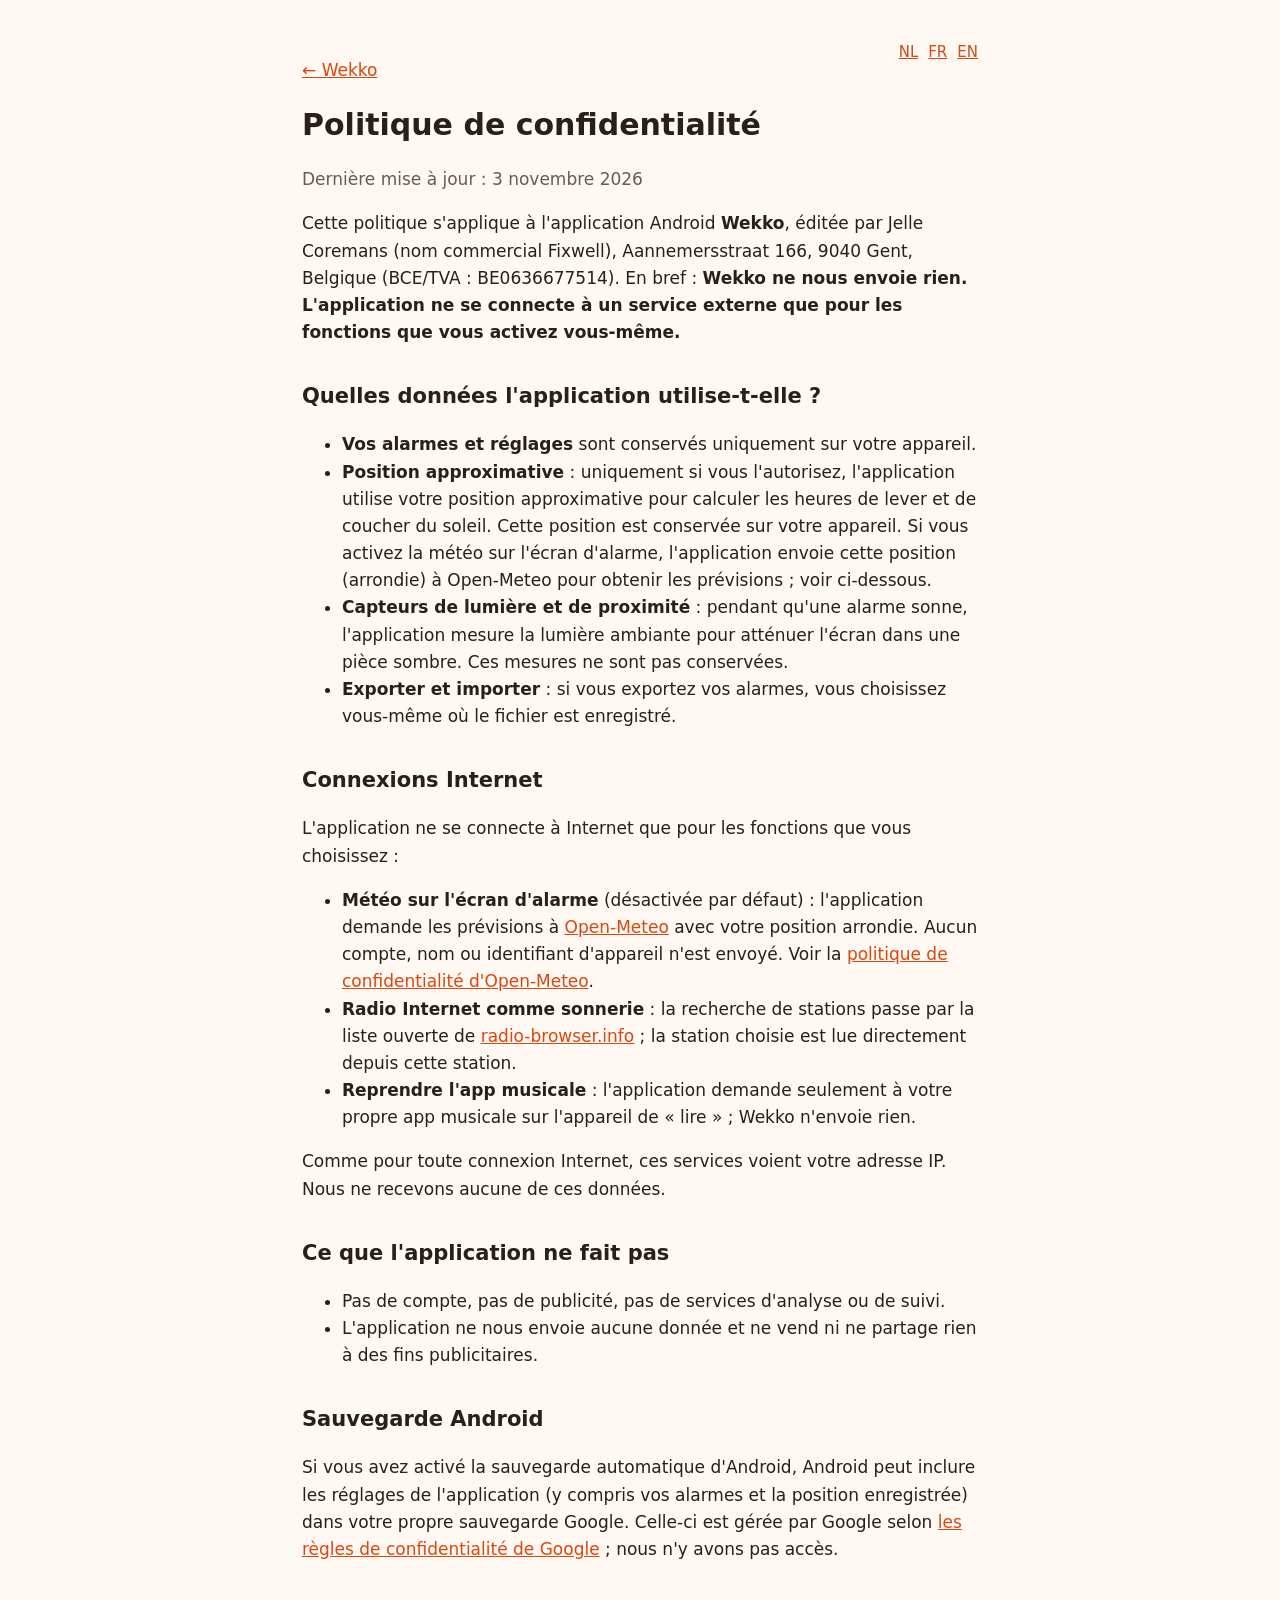
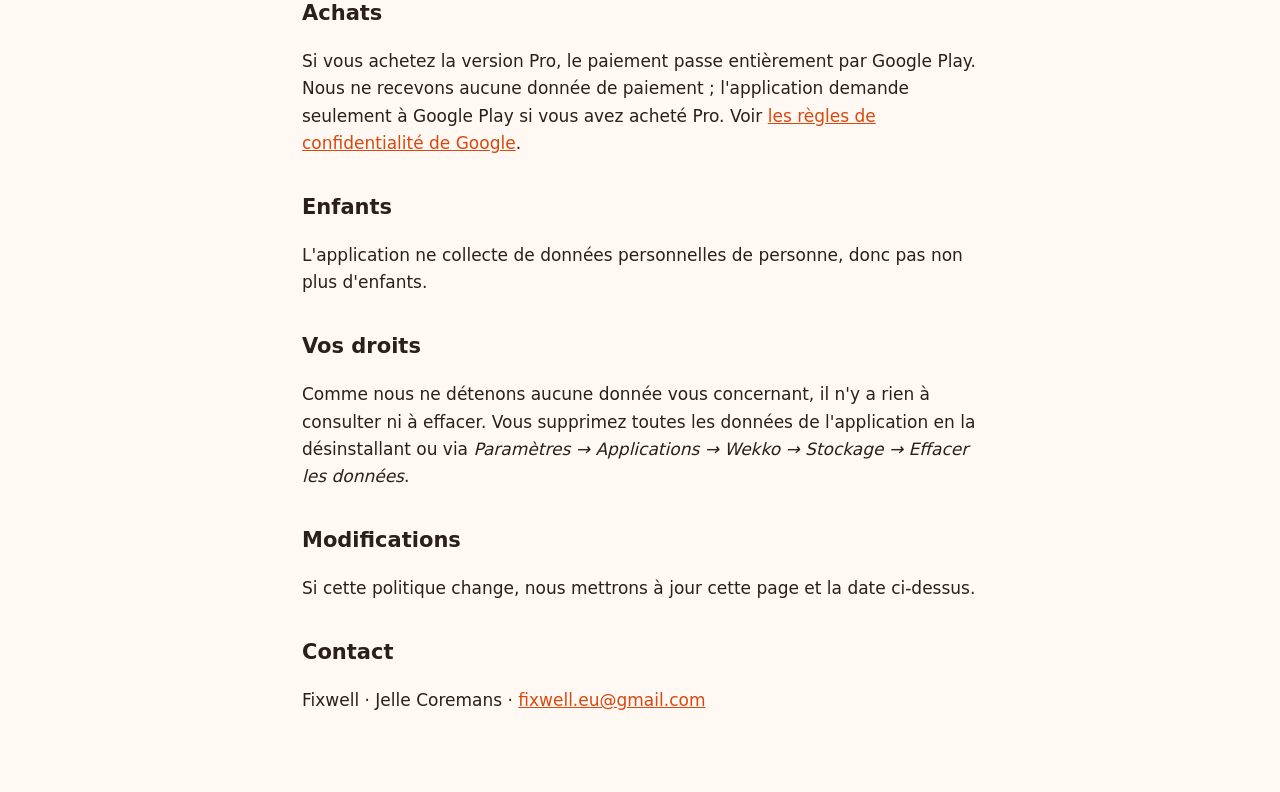
<file: fr/privacy.html>
<!DOCTYPE html>
<html lang="fr"><head><meta charset="utf-8"><meta name="viewport" content="width=device-width,initial-scale=1">
<title>Politique de confidentialité – Wekko</title>
<link rel="icon" href="../icon.svg" type="image/svg+xml"><link rel="stylesheet" href="../style.css"></head><body><main>
<nav class="lang"><a href="../privacy.html">NL</a><a href="privacy.html">FR</a><a href="../en/privacy.html">EN</a></nav>
<p><a href="./">← Wekko</a></p>
<h1>Politique de confidentialité</h1>
<p class="muted">Dernière mise à jour : 3 novembre 2026</p>

<p>Cette politique s'applique à l'application Android <b>Wekko</b>, éditée par Jelle Coremans (nom commercial Fixwell), Aannemersstraat 166, 9040 Gent, Belgique (BCE/TVA : BE0636677514). En bref : <b>Wekko ne nous envoie rien. L'application ne se connecte à un service externe que pour les fonctions que vous activez vous-même.</b></p>

<h2>Quelles données l'application utilise-t-elle ?</h2>
<ul>
<li><b>Vos alarmes et réglages</b> sont conservés uniquement sur votre appareil.</li>
<li><b>Position approximative</b> : uniquement si vous l'autorisez, l'application utilise votre position approximative pour calculer les heures de lever et de coucher du soleil. Cette position est conservée sur votre appareil. Si vous activez la météo sur l'écran d'alarme, l'application envoie cette position (arrondie) à Open-Meteo pour obtenir les prévisions ; voir ci-dessous.</li>
<li><b>Capteurs de lumière et de proximité</b> : pendant qu'une alarme sonne, l'application mesure la lumière ambiante pour atténuer l'écran dans une pièce sombre. Ces mesures ne sont pas conservées.</li>
<li><b>Exporter et importer</b> : si vous exportez vos alarmes, vous choisissez vous-même où le fichier est enregistré.</li>
</ul>

<h2>Connexions Internet</h2>
<p>L'application ne se connecte à Internet que pour les fonctions que vous choisissez :</p>
<ul>
<li><b>Météo sur l'écran d'alarme</b> (désactivée par défaut) : l'application demande les prévisions à <a href="https://open-meteo.com/">Open-Meteo</a> avec votre position arrondie. Aucun compte, nom ou identifiant d'appareil n'est envoyé. Voir la <a href="https://open-meteo.com/en/terms#privacy">politique de confidentialité d'Open-Meteo</a>.</li>
<li><b>Radio Internet comme sonnerie</b> : la recherche de stations passe par la liste ouverte de <a href="https://www.radio-browser.info/">radio-browser.info</a> ; la station choisie est lue directement depuis cette station.</li>
<li><b>Reprendre l'app musicale</b> : l'application demande seulement à votre propre app musicale sur l'appareil de « lire » ; Wekko n'envoie rien.</li>
</ul>
<p>Comme pour toute connexion Internet, ces services voient votre adresse IP. Nous ne recevons aucune de ces données.</p>

<h2>Ce que l'application ne fait pas</h2>
<ul>
<li>Pas de compte, pas de publicité, pas de services d'analyse ou de suivi.</li>
<li>L'application ne nous envoie aucune donnée et ne vend ni ne partage rien à des fins publicitaires.</li>
</ul>

<h2>Sauvegarde Android</h2>
<p>Si vous avez activé la sauvegarde automatique d'Android, Android peut inclure les réglages de l'application (y compris vos alarmes et la position enregistrée) dans votre propre sauvegarde Google. Celle-ci est gérée par Google selon <a href="https://policies.google.com/privacy">les règles de confidentialité de Google</a> ; nous n'y avons pas accès.</p>

<h2>Achats</h2>
<p>Si vous achetez la version Pro, le paiement passe entièrement par Google Play. Nous ne recevons aucune donnée de paiement ; l'application demande seulement à Google Play si vous avez acheté Pro. Voir <a href="https://policies.google.com/privacy">les règles de confidentialité de Google</a>.</p>

<h2>Enfants</h2>
<p>L'application ne collecte de données personnelles de personne, donc pas non plus d'enfants.</p>

<h2>Vos droits</h2>
<p>Comme nous ne détenons aucune donnée vous concernant, il n'y a rien à consulter ni à effacer. Vous supprimez toutes les données de l'application en la désinstallant ou via <i>Paramètres → Applications → Wekko → Stockage → Effacer les données</i>.</p>

<h2>Modifications</h2>
<p>Si cette politique change, nous mettrons à jour cette page et la date ci-dessus.</p>

<h2>Contact</h2>
<p>Fixwell · Jelle Coremans · <a href="mailto:fixwell.eu@gmail.com">fixwell.eu@gmail.com</a></p>
</main></body></html>
</file>
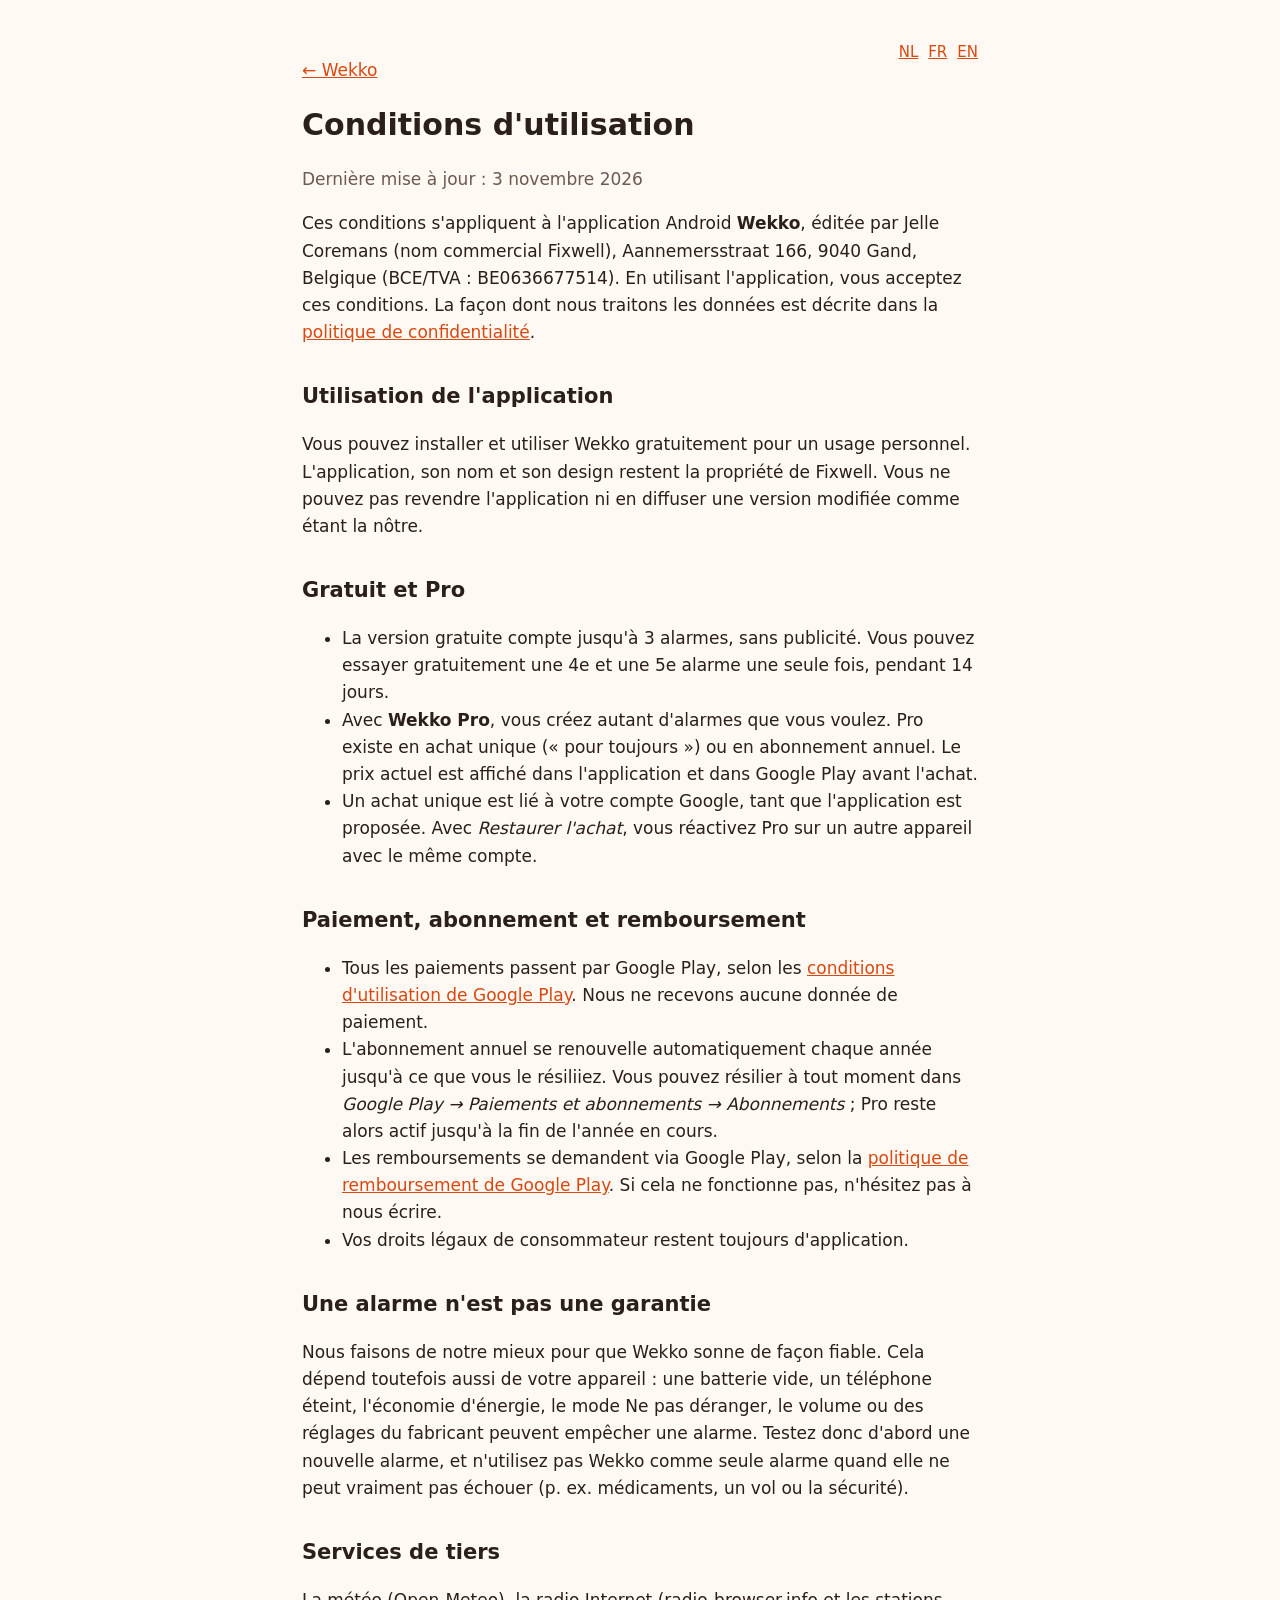
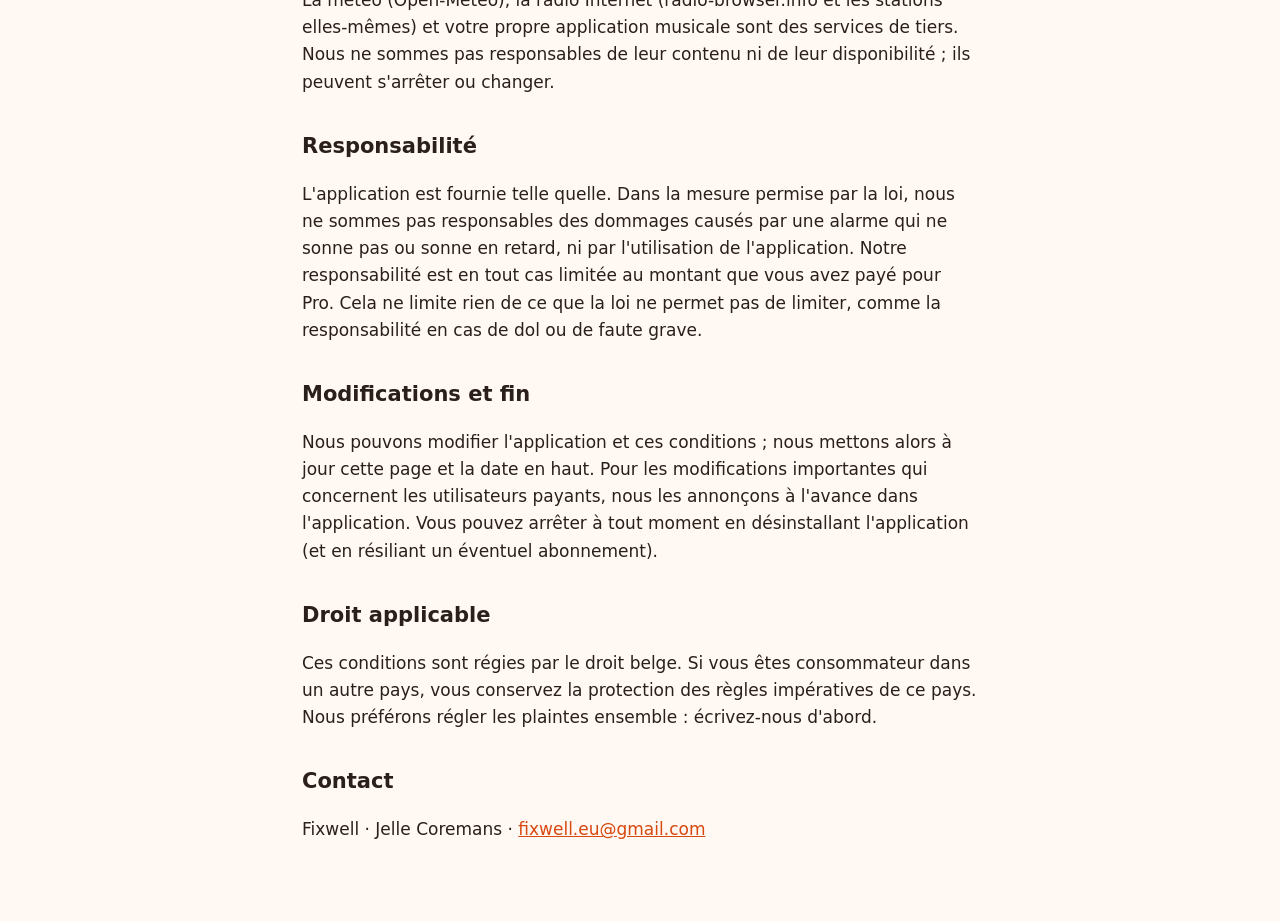
<file: fr/voorwaarden.html>
<!DOCTYPE html>
<html lang="fr"><head><meta charset="utf-8"><meta name="viewport" content="width=device-width,initial-scale=1">
<title>Conditions d'utilisation – Wekko</title>
<link rel="icon" href="../icon.svg" type="image/svg+xml"><link rel="stylesheet" href="../style.css"></head><body><main>
<nav class="lang"><a href="../voorwaarden.html">NL</a><a href="voorwaarden.html">FR</a><a href="../en/voorwaarden.html">EN</a></nav>
<p><a href="./">← Wekko</a></p>
<h1>Conditions d'utilisation</h1>
<p class="muted">Dernière mise à jour : 3 novembre 2026</p>

<p>Ces conditions s'appliquent à l'application Android <b>Wekko</b>, éditée par Jelle Coremans (nom commercial Fixwell), Aannemersstraat 166, 9040 Gand, Belgique (BCE/TVA : BE0636677514). En utilisant l'application, vous acceptez ces conditions. La façon dont nous traitons les données est décrite dans la <a href="privacy.html">politique de confidentialité</a>.</p>

<h2>Utilisation de l'application</h2>
<p>Vous pouvez installer et utiliser Wekko gratuitement pour un usage personnel. L'application, son nom et son design restent la propriété de Fixwell. Vous ne pouvez pas revendre l'application ni en diffuser une version modifiée comme étant la nôtre.</p>

<h2>Gratuit et Pro</h2>
<ul>
<li>La version gratuite compte jusqu'à 3 alarmes, sans publicité. Vous pouvez essayer gratuitement une 4e et une 5e alarme une seule fois, pendant 14 jours.</li>
<li>Avec <b>Wekko Pro</b>, vous créez autant d'alarmes que vous voulez. Pro existe en achat unique (« pour toujours ») ou en abonnement annuel. Le prix actuel est affiché dans l'application et dans Google Play avant l'achat.</li>
<li>Un achat unique est lié à votre compte Google, tant que l'application est proposée. Avec <i>Restaurer l'achat</i>, vous réactivez Pro sur un autre appareil avec le même compte.</li>
</ul>

<h2>Paiement, abonnement et remboursement</h2>
<ul>
<li>Tous les paiements passent par Google Play, selon les <a href="https://play.google.com/about/play-terms/">conditions d'utilisation de Google Play</a>. Nous ne recevons aucune donnée de paiement.</li>
<li>L'abonnement annuel se renouvelle automatiquement chaque année jusqu'à ce que vous le résiliiez. Vous pouvez résilier à tout moment dans <i>Google Play → Paiements et abonnements → Abonnements</i> ; Pro reste alors actif jusqu'à la fin de l'année en cours.</li>
<li>Les remboursements se demandent via Google Play, selon la <a href="https://support.google.com/googleplay/answer/2479637">politique de remboursement de Google Play</a>. Si cela ne fonctionne pas, n'hésitez pas à nous écrire.</li>
<li>Vos droits légaux de consommateur restent toujours d'application.</li>
</ul>

<h2>Une alarme n'est pas une garantie</h2>
<p>Nous faisons de notre mieux pour que Wekko sonne de façon fiable. Cela dépend toutefois aussi de votre appareil : une batterie vide, un téléphone éteint, l'économie d'énergie, le mode Ne pas déranger, le volume ou des réglages du fabricant peuvent empêcher une alarme. Testez donc d'abord une nouvelle alarme, et n'utilisez pas Wekko comme seule alarme quand elle ne peut vraiment pas échouer (p. ex. médicaments, un vol ou la sécurité).</p>

<h2>Services de tiers</h2>
<p>La météo (Open-Meteo), la radio Internet (radio-browser.info et les stations elles-mêmes) et votre propre application musicale sont des services de tiers. Nous ne sommes pas responsables de leur contenu ni de leur disponibilité ; ils peuvent s'arrêter ou changer.</p>

<h2>Responsabilité</h2>
<p>L'application est fournie telle quelle. Dans la mesure permise par la loi, nous ne sommes pas responsables des dommages causés par une alarme qui ne sonne pas ou sonne en retard, ni par l'utilisation de l'application. Notre responsabilité est en tout cas limitée au montant que vous avez payé pour Pro. Cela ne limite rien de ce que la loi ne permet pas de limiter, comme la responsabilité en cas de dol ou de faute grave.</p>

<h2>Modifications et fin</h2>
<p>Nous pouvons modifier l'application et ces conditions ; nous mettons alors à jour cette page et la date en haut. Pour les modifications importantes qui concernent les utilisateurs payants, nous les annonçons à l'avance dans l'application. Vous pouvez arrêter à tout moment en désinstallant l'application (et en résiliant un éventuel abonnement).</p>

<h2>Droit applicable</h2>
<p>Ces conditions sont régies par le droit belge. Si vous êtes consommateur dans un autre pays, vous conservez la protection des règles impératives de ce pays. Nous préférons régler les plaintes ensemble : écrivez-nous d'abord.</p>

<h2>Contact</h2>
<p>Fixwell · Jelle Coremans · <a href="mailto:fixwell.eu@gmail.com">fixwell.eu@gmail.com</a></p>
</main></body></html>
</file>
<file: style.css>
:root{--bg:#fff8f3;--fg:#2a1f1a;--muted:#6b5a50;--accent:#d9480f;--card:#fff}
@media (prefers-color-scheme:dark){:root{--bg:#17120f;--fg:#f3e9e2;--muted:#b8a79c;--accent:#ff8a4c;--card:#221a16}}
*{box-sizing:border-box}
body{margin:0;background:var(--bg);color:var(--fg);font:17px/1.6 system-ui,-apple-system,Roboto,sans-serif}
main{max-width:720px;margin:0 auto;padding:40px 22px 60px}
header{display:flex;align-items:center;gap:14px;margin-bottom:8px}
.logo{width:56px;height:56px;border-radius:16px;display:block}
h1{margin:0;font-size:30px}
h2{margin-top:34px;font-size:21px}
a{color:var(--accent)}
.muted{color:var(--muted)}
.card{background:var(--card);border-radius:16px;padding:18px 20px;margin:18px 0;box-shadow:0 1px 4px #0001}
nav.lang{float:right;font-size:15px}
nav.lang a{margin-left:10px}
footer{margin-top:50px;font-size:14px;color:var(--muted)}
.tagline{font-size:22px;font-weight:600;margin:6px 0 4px}
.card h2{margin:0 0 6px;font-size:19px}
.card ul{margin:0;padding-left:22px}
</file>
